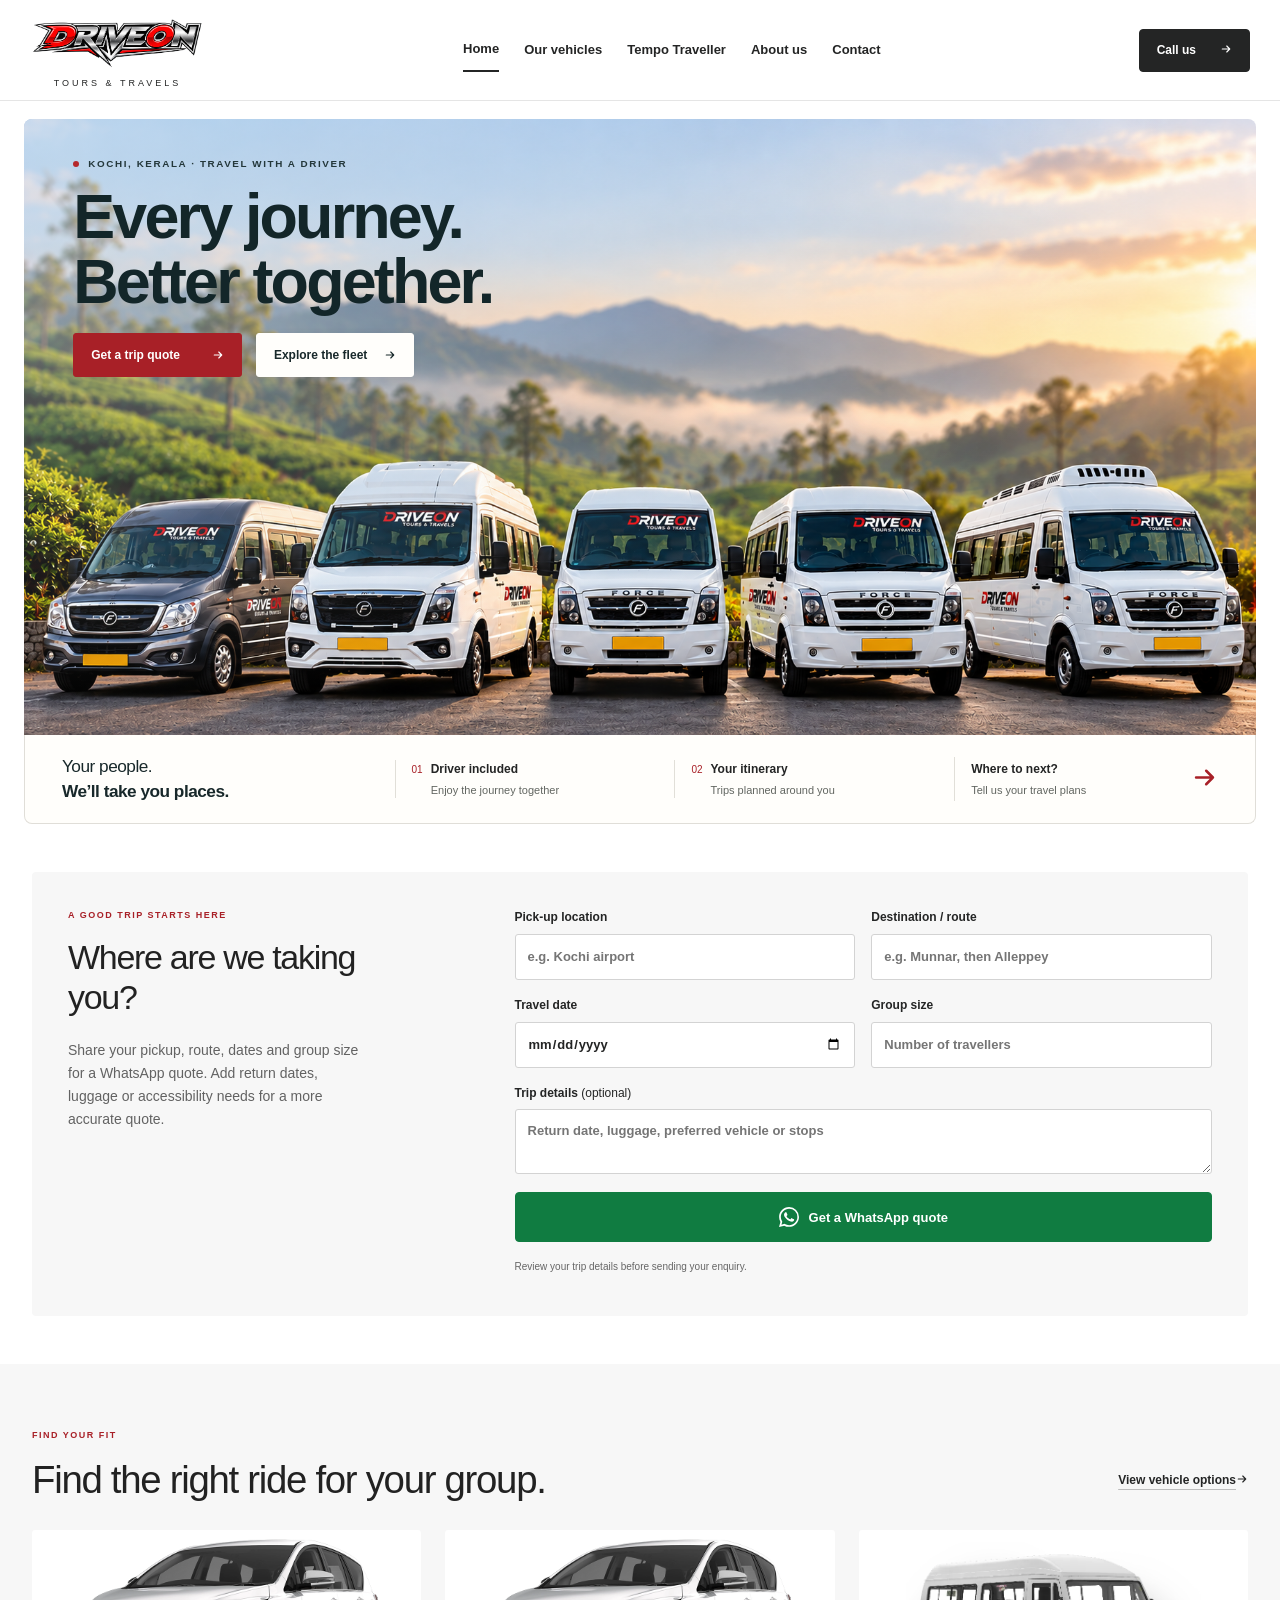
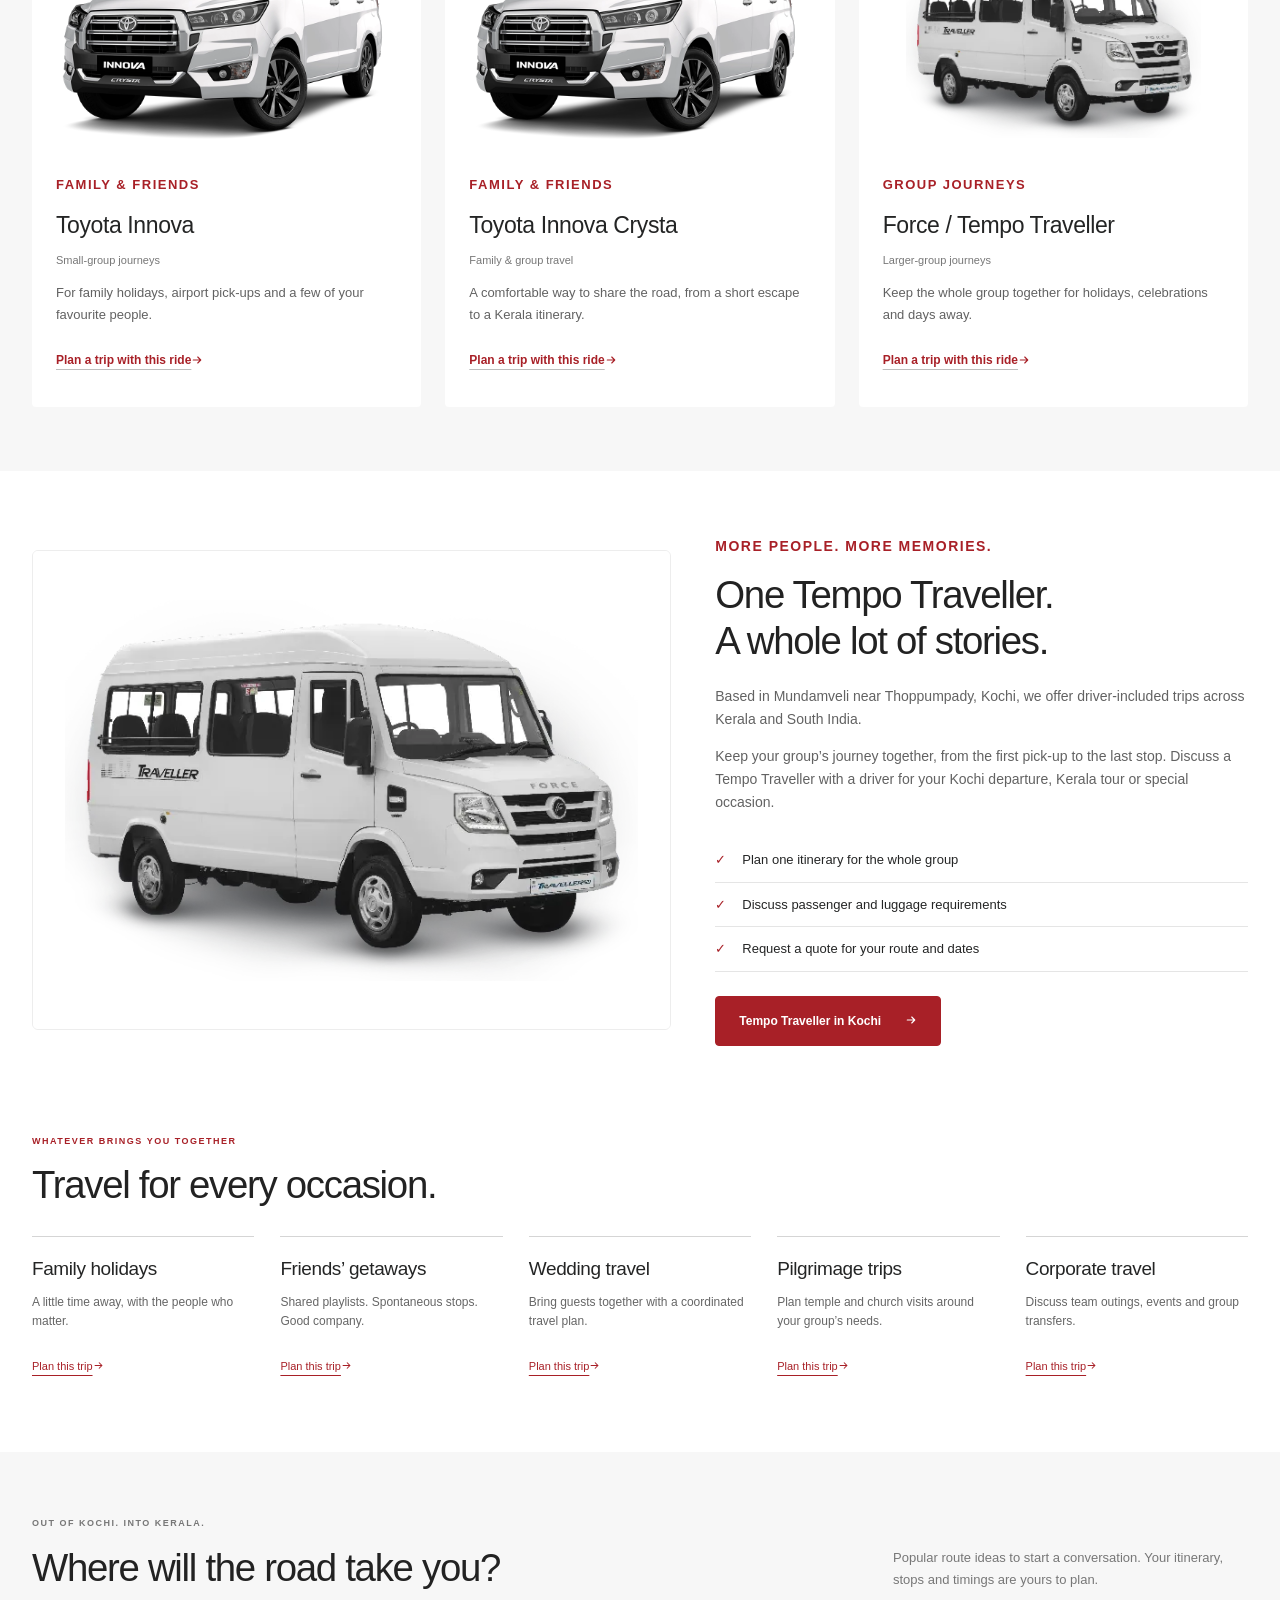
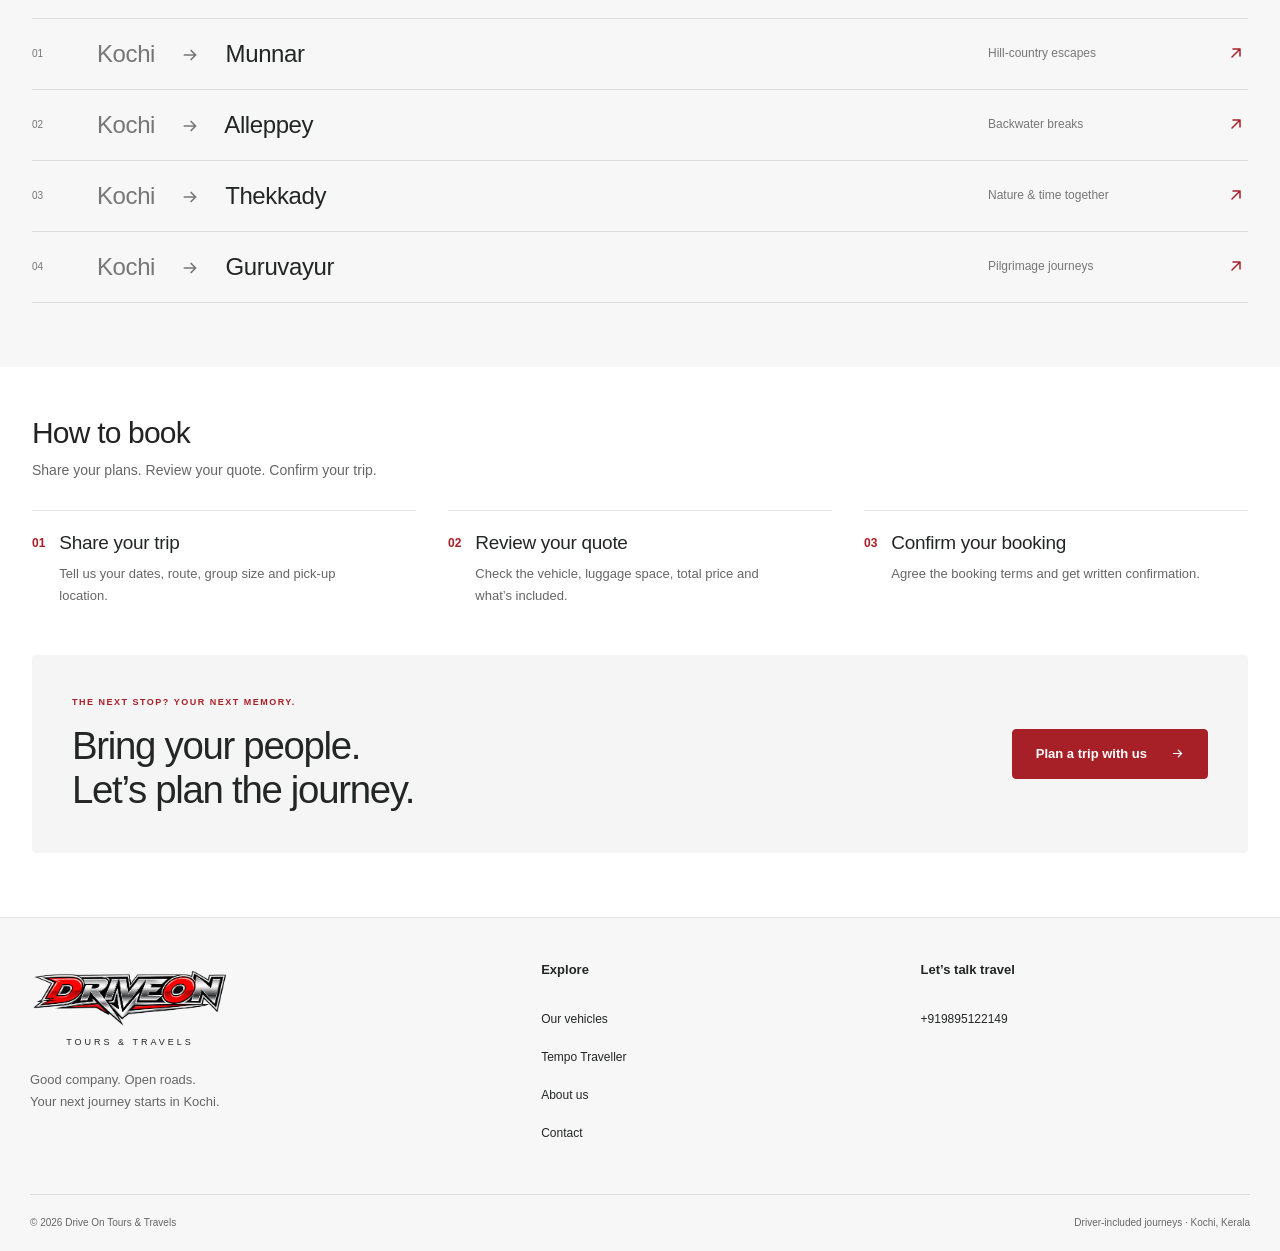
<file: index.html>
<!doctype html>
<html lang="en-IN"><head><meta charset="utf-8"><meta name="viewport" content="width=device-width, initial-scale=1"><title>Group Travel with a Driver in Kochi | Drive On Tours &amp; Travels</title><meta name="description" content="Drive On Tours &amp; Travels is based in Mundamveli near Thoppumpady, Kochi. Book driver-included trips and Tempo Traveller quotes across Kerala and South India."><meta name="theme-color" content="#242525"><meta property="og:type" content="website"><meta property="og:title" content="Drive On Tours & Travels | Driver-Included Trips from Kochi"><meta property="og:description" content="Plan driver-included trips from Kochi with Drive On Tours & Travels. Explore vehicle options, Tempo Traveller enquiries and Kerala group itineraries."><link rel="canonical" href="https://driveonkerala.com/"><meta property="og:url" content="https://driveonkerala.com/"><script type="application/ld+json">{"@context":"https://schema.org","@type":"LocalBusiness","name":"Drive On Tours & Travels","url":"https://driveonkerala.com/","telephone":"+919895122149","logo":"https://driveonkerala.com/assets/images/logo/driveonlogo.png","address":{"@type":"PostalAddress","addressLocality":"Mundamveli, Kochi","addressRegion":"Kerala","addressCountry":"IN"},"areaServed":[{"@type":"AdministrativeArea","name":"Kerala"},{"@type":"Place","name":"South India"}]}</script><link rel="stylesheet" href="assets/css/styles.css?v=20261004-cleanup"><link rel="stylesheet" href="assets/css/home.css"><script src="assets/js/main.js?v=trip-quotes" defer></script></head><body class="home-page"><a class="skip-link" href="#main">Skip to content</a><header class="site-header"><div class="container header-inner"><a class="brand" href="index.html" aria-label="Drive On Tours and Travels home"><img class="brand-logo" src="assets/images/logo/driveonlogo.png" width="2172" height="724" alt="Drive On"><span class="brand-sub">TOURS &amp; TRAVELS</span></a><button class="menu-toggle" type="button" aria-expanded="false" aria-controls="navigation" hidden>Menu <span aria-hidden="true">☰</span></button><nav id="navigation" aria-label="Main navigation"><a href="index.html" aria-current="page">Home</a><a href="vehicles.html">Our vehicles</a><a href="tempo-traveller-kochi.html">Tempo Traveller</a><a href="about.html">About us</a><a href="contact.html">Contact</a></nav><a href="tel:+919895122149" class="button header-cta header-call" data-event="phone_click" data-phone>Call us <span aria-hidden="true"><svg width="1em" height="1em" viewBox="0 0 16 16" fill="none" stroke="currentColor" stroke-width="1.5" stroke-linecap="round" stroke-linejoin="round" focusable="false" style="vertical-align:-.12em"><path d="M3 8h10m-4-4 4 4-4 4"></path></svg></span></a></div></header><main id="main"><section class="panorama-hero" aria-labelledby="hero-heading"><div class="panorama-scene"><img class="panorama-image" src="assets/images/fleet/heroimagedriveon.png" width="1774" height="887" alt="Five Drive On branded Traveller vans lined up against tea-covered hills at sunrise" loading="eager" fetchpriority="high" decoding="async"><div class="panorama-copy"><p class="panorama-eyebrow"><span aria-hidden="true"></span> KOCHI, KERALA · TRAVEL WITH A DRIVER</p><h1 id="hero-heading">Every journey.<br>Better together.</h1><div class="panorama-actions"><a class="button" href="#quote">Get a trip quote <span aria-hidden="true"><svg width="1em" height="1em" viewBox="0 0 16 16" fill="none" stroke="currentColor" stroke-width="1.5" stroke-linecap="round" stroke-linejoin="round" focusable="false" style="vertical-align:-.12em"><path d="M3 8h10m-4-4 4 4-4 4"></path></svg></span></a><a href="vehicles.html" class="panorama-fleet-link">Explore the fleet <span aria-hidden="true"><svg width="1em" height="1em" viewBox="0 0 16 16" fill="none" stroke="currentColor" stroke-width="1.5" stroke-linecap="round" stroke-linejoin="round" focusable="false" style="vertical-align:-.12em"><path d="M3 8h10m-4-4 4 4-4 4"></path></svg></span></a></div></div></div><div class="panorama-service-bar"><div class="panorama-statement">Your people.<br><strong>We’ll take you places.</strong></div><div class="panorama-service"><span class="panorama-service-index" aria-hidden="true">01</span><div><strong>Driver included</strong><span>Enjoy the journey together</span></div></div><div class="panorama-service"><span class="panorama-service-index" aria-hidden="true">02</span><div><strong>Your itinerary</strong><span>Trips planned around you</span></div></div><a class="panorama-service panorama-enquiry" href="#quote"><span><strong>Where to next?</strong><span>Tell us your travel plans</span></span><span aria-hidden="true"><svg width="1em" height="1em" viewBox="0 0 16 16" fill="none" stroke="currentColor" stroke-width="1.5" stroke-linecap="round" stroke-linejoin="round" focusable="false" style="vertical-align:-.12em"><path d="M3 8h10m-4-4 4 4-4 4"></path></svg></span></a></div></section><div class="container quote-wrap"><section class="quote-panel" id="quote" aria-labelledby="quote-title"><div><p class="eyebrow">A good trip starts here</p><h2 id="quote-title">Where are we taking you?</h2><p>Share your pickup, route, dates and group size for a WhatsApp quote. Add return dates, luggage or accessibility needs for a more accurate quote.</p></div><form action="contact.html#contact-details" method="get" data-quote-form><div class="form-grid"><label>Pick-up location<input name="pickup" autocomplete="off" placeholder="e.g. Kochi airport" maxlength="160" required></label><label>Destination / route<input name="destination" placeholder="e.g. Munnar, then Alleppey" maxlength="200" required></label><label>Travel date<input type="date" name="date" required></label><label>Group size<input type="number" name="passengers" min="1" max="100" placeholder="Number of travellers" required></label></div><label class="wide-label">Trip details <span>(optional)</span><textarea name="details" rows="2" maxlength="600" placeholder="Return date, luggage, preferred vehicle or stops"></textarea></label><button class="button" type="submit" disabled data-quote-submit><svg class="whatsapp-icon" viewBox="0 0 24 24" width="20" height="20" fill="currentColor" aria-hidden="true" focusable="false"><path d="M20.52 3.48A11.86 11.86 0 0 0 12.05 0C5.47 0 .12 5.35.12 11.93c0 2.1.55 4.16 1.6 5.97L.02 24l6.25-1.64a11.9 11.9 0 0 0 5.77 1.47h.01c6.58 0 11.93-5.35 11.94-11.93a11.85 11.85 0 0 0-3.47-8.42ZM12.05 21.8a9.86 9.86 0 0 1-5.03-1.38l-.36-.21-3.71.97.99-3.62-.24-.38a9.88 9.88 0 0 1-1.51-5.25c0-5.47 4.45-9.92 9.93-9.92a9.85 9.85 0 0 1 7.02 2.91 9.85 9.85 0 0 1 2.9 7.02c0 5.47-4.45 9.92-9.99 9.86Zm5.44-7.43c-.3-.15-1.76-.87-2.03-.97-.27-.1-.47-.15-.67.15-.2.3-.77.97-.94 1.17-.17.2-.35.22-.65.07-.3-.15-1.26-.46-2.39-1.47-.89-.79-1.48-1.77-1.65-2.07-.17-.3-.02-.46.13-.61.13-.13.3-.35.45-.52.15-.17.2-.3.3-.5.1-.2.05-.37-.03-.52-.07-.15-.67-1.61-.91-2.2-.24-.58-.48-.5-.67-.51h-.57c-.2 0-.52.07-.8.37-.27.3-1.04 1.02-1.04 2.48s1.07 2.87 1.22 3.07c.15.2 2.1 3.2 5.08 4.49.71.3 1.27.49 1.7.63.72.23 1.37.2 1.88.12.57-.09 1.76-.72 2.01-1.41.25-.69.25-1.29.17-1.41-.07-.12-.27-.2-.57-.35Z"/></svg><span>Get a WhatsApp quote</span></button><p class="form-note">Review your trip details before sending your enquiry.</p><p class="form-note" data-quote-status role="status">For a trip quote, <a href="tel:+919895122149" data-phone data-event="phone_click">call +91 98951 22149</a>.</p><noscript><p>Call <a href="tel:+919895122149">+91 98951 22149</a> to discuss your trip.</p></noscript></form></section></div><section class="section section-tinted"><div class="container"><div class="section-heading"><div><p class="eyebrow">Find your fit</p><h2>Find the right ride for your group.</h2></div><a class="text-link" href="vehicles.html">View vehicle options <span aria-hidden="true"><svg width="1em" height="1em" viewBox="0 0 16 16" fill="none" stroke="currentColor" stroke-width="1.5" stroke-linecap="round" stroke-linejoin="round" focusable="false" style="vertical-align:-.12em"><path d="M3 8h10m-4-4 4 4-4 4"></path></svg></span></a></div><div class="vehicle-grid"><article class="vehicle-card"><figure class="catalog-photo catalog-crysta"><img src="assets/images/fleet/crysta-catalog.webp" width="1600" height="600" alt="White Toyota Innova Crysta in a front three-quarter view" loading="lazy" decoding="async"></figure><div class="card-body"><p class="eyebrow">FAMILY &amp; FRIENDS</p><h3>Toyota Innova</h3><p class="fleet-spec">Small-group journeys</p><p>For family holidays, airport pick-ups and a few of your favourite people.</p><a class="text-link" href="contact.html#quote" data-event="vehicle_quote_click" data-vehicle="Toyota Innova">Plan a trip with this ride <span aria-hidden="true"><svg width="1em" height="1em" viewBox="0 0 16 16" fill="none" stroke="currentColor" stroke-width="1.5" stroke-linecap="round" stroke-linejoin="round" focusable="false" style="vertical-align:-.12em"><path d="M3 8h10m-4-4 4 4-4 4"></path></svg></span></a></div></article><article class="vehicle-card"><figure class="catalog-photo catalog-crysta"><img src="assets/images/fleet/crysta-catalog.webp" width="1600" height="600" alt="White Toyota Innova Crysta" loading="lazy" decoding="async"></figure><div class="card-body"><p class="eyebrow">FAMILY &amp; FRIENDS</p><h3>Toyota Innova Crysta</h3><p class="fleet-spec">Family &amp; group travel</p><p>A comfortable way to share the road, from a short escape to a Kerala itinerary.</p><a class="text-link" href="contact.html#quote" data-event="vehicle_quote_click" data-vehicle="Toyota Innova Crysta">Plan a trip with this ride <span aria-hidden="true"><svg width="1em" height="1em" viewBox="0 0 16 16" fill="none" stroke="currentColor" stroke-width="1.5" stroke-linecap="round" stroke-linejoin="round" focusable="false" style="vertical-align:-.12em"><path d="M3 8h10m-4-4 4 4-4 4"></path></svg></span></a></div></article><article class="vehicle-card"><figure class="catalog-photo catalog-traveller"><img src="assets/images/fleet/traveller-studio.webp" width="640" height="420" alt="White Force Traveller" loading="lazy" decoding="async"></figure><div class="card-body"><p class="eyebrow">GROUP JOURNEYS</p><h3>Force / Tempo Traveller</h3><p class="fleet-spec">Larger-group journeys</p><p>Keep the whole group together for holidays, celebrations and days away.</p><a class="text-link" href="tempo-traveller-kochi.html" data-event="vehicle_quote_click" data-vehicle="Force / Tempo Traveller">Plan a trip with this ride <span aria-hidden="true"><svg width="1em" height="1em" viewBox="0 0 16 16" fill="none" stroke="currentColor" stroke-width="1.5" stroke-linecap="round" stroke-linejoin="round" focusable="false" style="vertical-align:-.12em"><path d="M3 8h10m-4-4 4 4-4 4"></path></svg></span></a></div></article></div></div></section><section class="section container feature"><div class="feature-visual"><figure class="journey-photo"><img src="assets/images/fleet/traveller-studio.webp" width="640" height="420" alt="White Force Traveller" loading="lazy" decoding="async"></figure></div><div class="feature-copy"><p class="eyebrow">More people. More memories.</p><h2>One Tempo Traveller.<br>A whole lot of stories.</h2><p>Based in Mundamveli near Thoppumpady, Kochi, we offer driver-included trips across Kerala and South India.</p><p>Keep your group’s journey together, from the first pick-up to the last stop. Discuss a Tempo Traveller with a driver for your Kochi departure, Kerala tour or special occasion.</p><ul class="check-list"><li>Plan one itinerary for the whole group</li><li>Discuss passenger and luggage requirements</li><li>Request a quote for your route and dates</li></ul><a class="button" href="tempo-traveller-kochi.html">Tempo Traveller in Kochi <span aria-hidden="true"><svg width="1em" height="1em" viewBox="0 0 16 16" fill="none" stroke="currentColor" stroke-width="1.5" stroke-linecap="round" stroke-linejoin="round" focusable="false" style="vertical-align:-.12em"><path d="M3 8h10m-4-4 4 4-4 4"></path></svg></span></a></div></section><section class="section container"><div class="section-heading"><div><p class="eyebrow">Whatever brings you together</p><h2>Travel for every occasion.</h2></div></div><div class="use-grid"><article><h3>Family holidays</h3><p>A little time away, with the people who matter.</p><a href="contact.html#quote">Plan this trip <span aria-hidden="true"><svg width="1em" height="1em" viewBox="0 0 16 16" fill="none" stroke="currentColor" stroke-width="1.5" stroke-linecap="round" stroke-linejoin="round" focusable="false" style="vertical-align:-.12em"><path d="M3 8h10m-4-4 4 4-4 4"></path></svg></span></a></article><article><h3>Friends’ getaways</h3><p>Shared playlists. Spontaneous stops. Good company.</p><a href="contact.html#quote">Plan this trip <span aria-hidden="true"><svg width="1em" height="1em" viewBox="0 0 16 16" fill="none" stroke="currentColor" stroke-width="1.5" stroke-linecap="round" stroke-linejoin="round" focusable="false" style="vertical-align:-.12em"><path d="M3 8h10m-4-4 4 4-4 4"></path></svg></span></a></article><article><h3>Wedding travel</h3><p>Bring guests together with a coordinated travel plan.</p><a href="contact.html#quote">Plan this trip <span aria-hidden="true"><svg width="1em" height="1em" viewBox="0 0 16 16" fill="none" stroke="currentColor" stroke-width="1.5" stroke-linecap="round" stroke-linejoin="round" focusable="false" style="vertical-align:-.12em"><path d="M3 8h10m-4-4 4 4-4 4"></path></svg></span></a></article><article><h3>Pilgrimage trips</h3><p>Plan temple and church visits around your group’s needs.</p><a href="contact.html#quote">Plan this trip <span aria-hidden="true"><svg width="1em" height="1em" viewBox="0 0 16 16" fill="none" stroke="currentColor" stroke-width="1.5" stroke-linecap="round" stroke-linejoin="round" focusable="false" style="vertical-align:-.12em"><path d="M3 8h10m-4-4 4 4-4 4"></path></svg></span></a></article><article><h3>Corporate travel</h3><p>Discuss team outings, events and group transfers.</p><a href="contact.html#quote">Plan this trip <span aria-hidden="true"><svg width="1em" height="1em" viewBox="0 0 16 16" fill="none" stroke="currentColor" stroke-width="1.5" stroke-linecap="round" stroke-linejoin="round" focusable="false" style="vertical-align:-.12em"><path d="M3 8h10m-4-4 4 4-4 4"></path></svg></span></a></article></div></section><section class="section routes-section"><div class="container"><div class="section-heading"><div><p class="eyebrow">Out of Kochi. Into Kerala.</p><h2>Where will the road take you?</h2></div><p>Popular route ideas to start a conversation. Your itinerary, stops and timings are yours to plan.</p></div><div class="route-list"><a href="contact.html#quote"><span class="route-index">01</span><h3><span>Kochi</span> <span aria-hidden="true"><svg width="1em" height="1em" viewBox="0 0 16 16" fill="none" stroke="currentColor" stroke-width="1.5" stroke-linecap="round" stroke-linejoin="round" focusable="false" style="vertical-align:-.12em"><path d="M3 8h10m-4-4 4 4-4 4"></path></svg></span> Munnar</h3><p>Hill-country escapes</p><span aria-hidden="true"><svg width="1em" height="1em" viewBox="0 0 16 16" fill="none" stroke="currentColor" stroke-width="1.5" stroke-linecap="round" stroke-linejoin="round" focusable="false" style="vertical-align:-.12em"><path d="M4 12 12 4M5 4h7v7"></path></svg></span></a><a href="contact.html#quote"><span class="route-index">02</span><h3><span>Kochi</span> <span aria-hidden="true"><svg width="1em" height="1em" viewBox="0 0 16 16" fill="none" stroke="currentColor" stroke-width="1.5" stroke-linecap="round" stroke-linejoin="round" focusable="false" style="vertical-align:-.12em"><path d="M3 8h10m-4-4 4 4-4 4"></path></svg></span> Alleppey</h3><p>Backwater breaks</p><span aria-hidden="true"><svg width="1em" height="1em" viewBox="0 0 16 16" fill="none" stroke="currentColor" stroke-width="1.5" stroke-linecap="round" stroke-linejoin="round" focusable="false" style="vertical-align:-.12em"><path d="M4 12 12 4M5 4h7v7"></path></svg></span></a><a href="contact.html#quote"><span class="route-index">03</span><h3><span>Kochi</span> <span aria-hidden="true"><svg width="1em" height="1em" viewBox="0 0 16 16" fill="none" stroke="currentColor" stroke-width="1.5" stroke-linecap="round" stroke-linejoin="round" focusable="false" style="vertical-align:-.12em"><path d="M3 8h10m-4-4 4 4-4 4"></path></svg></span> Thekkady</h3><p>Nature &amp; time together</p><span aria-hidden="true"><svg width="1em" height="1em" viewBox="0 0 16 16" fill="none" stroke="currentColor" stroke-width="1.5" stroke-linecap="round" stroke-linejoin="round" focusable="false" style="vertical-align:-.12em"><path d="M4 12 12 4M5 4h7v7"></path></svg></span></a><a href="contact.html#quote"><span class="route-index">04</span><h3><span>Kochi</span> <span aria-hidden="true"><svg width="1em" height="1em" viewBox="0 0 16 16" fill="none" stroke="currentColor" stroke-width="1.5" stroke-linecap="round" stroke-linejoin="round" focusable="false" style="vertical-align:-.12em"><path d="M3 8h10m-4-4 4 4-4 4"></path></svg></span> Guruvayur</h3><p>Pilgrimage journeys</p><span aria-hidden="true"><svg width="1em" height="1em" viewBox="0 0 16 16" fill="none" stroke="currentColor" stroke-width="1.5" stroke-linecap="round" stroke-linejoin="round" focusable="false" style="vertical-align:-.12em"><path d="M4 12 12 4M5 4h7v7"></path></svg></span></a></div></div></section><section class="section container booking-simple" aria-labelledby="booking-heading"><div class="booking-heading"><h2 id="booking-heading">How to book</h2><p>Share your plans. Review your quote. Confirm your trip.</p></div><ol class="booking-flow"><li><span aria-hidden="true">01</span><div><h3>Share your trip</h3><p>Tell us your dates, route, group size and pick-up location.</p></div></li><li><span aria-hidden="true">02</span><div><h3>Review your quote</h3><p>Check the vehicle, luggage space, total price and what’s included.</p></div></li><li><span aria-hidden="true">03</span><div><h3>Confirm your booking</h3><p>Agree the booking terms and get written confirmation.</p></div></li></ol></section><!-- TODO: Add verified business credentials and genuine reviews when supplied. --><section class="final-cta container"><div><p class="eyebrow">The next stop? Your next memory.</p><h2>Bring your people.<br>Let’s plan the journey.</h2></div><a class="button" href="contact.html#quote" data-whatsapp data-event="whatsapp_click">Plan a trip with us <span aria-hidden="true"><svg width="1em" height="1em" viewBox="0 0 16 16" fill="none" stroke="currentColor" stroke-width="1.5" stroke-linecap="round" stroke-linejoin="round" focusable="false" style="vertical-align:-.12em"><path d="M3 8h10m-4-4 4 4-4 4"></path></svg></span></a></section></main><footer class="site-footer"><div class="container footer-grid"><div><a href="index.html" class="brand footer-brand"><img class="brand-logo" src="assets/images/logo/driveonlogo.png" width="2172" height="724" alt="Drive On"><span class="brand-sub">TOURS &amp; TRAVELS</span></a><p>Good company. Open roads.<br>Your next journey starts in Kochi.</p></div><div><h2>Explore</h2><a href="vehicles.html">Our vehicles</a><a href="tempo-traveller-kochi.html">Tempo Traveller</a><a href="about.html">About us</a><a href="contact.html">Contact</a></div><div><h2>Let’s talk travel</h2><a href="tel:+919895122149" data-phone data-event="phone_click"><span data-business="phone">+919895122149</span></a></div></div><div class="container footer-bottom"><span>© 2026 Drive On Tours &amp; Travels</span><span>Driver-included journeys · Kochi, Kerala</span></div></footer></body></html>
</file>
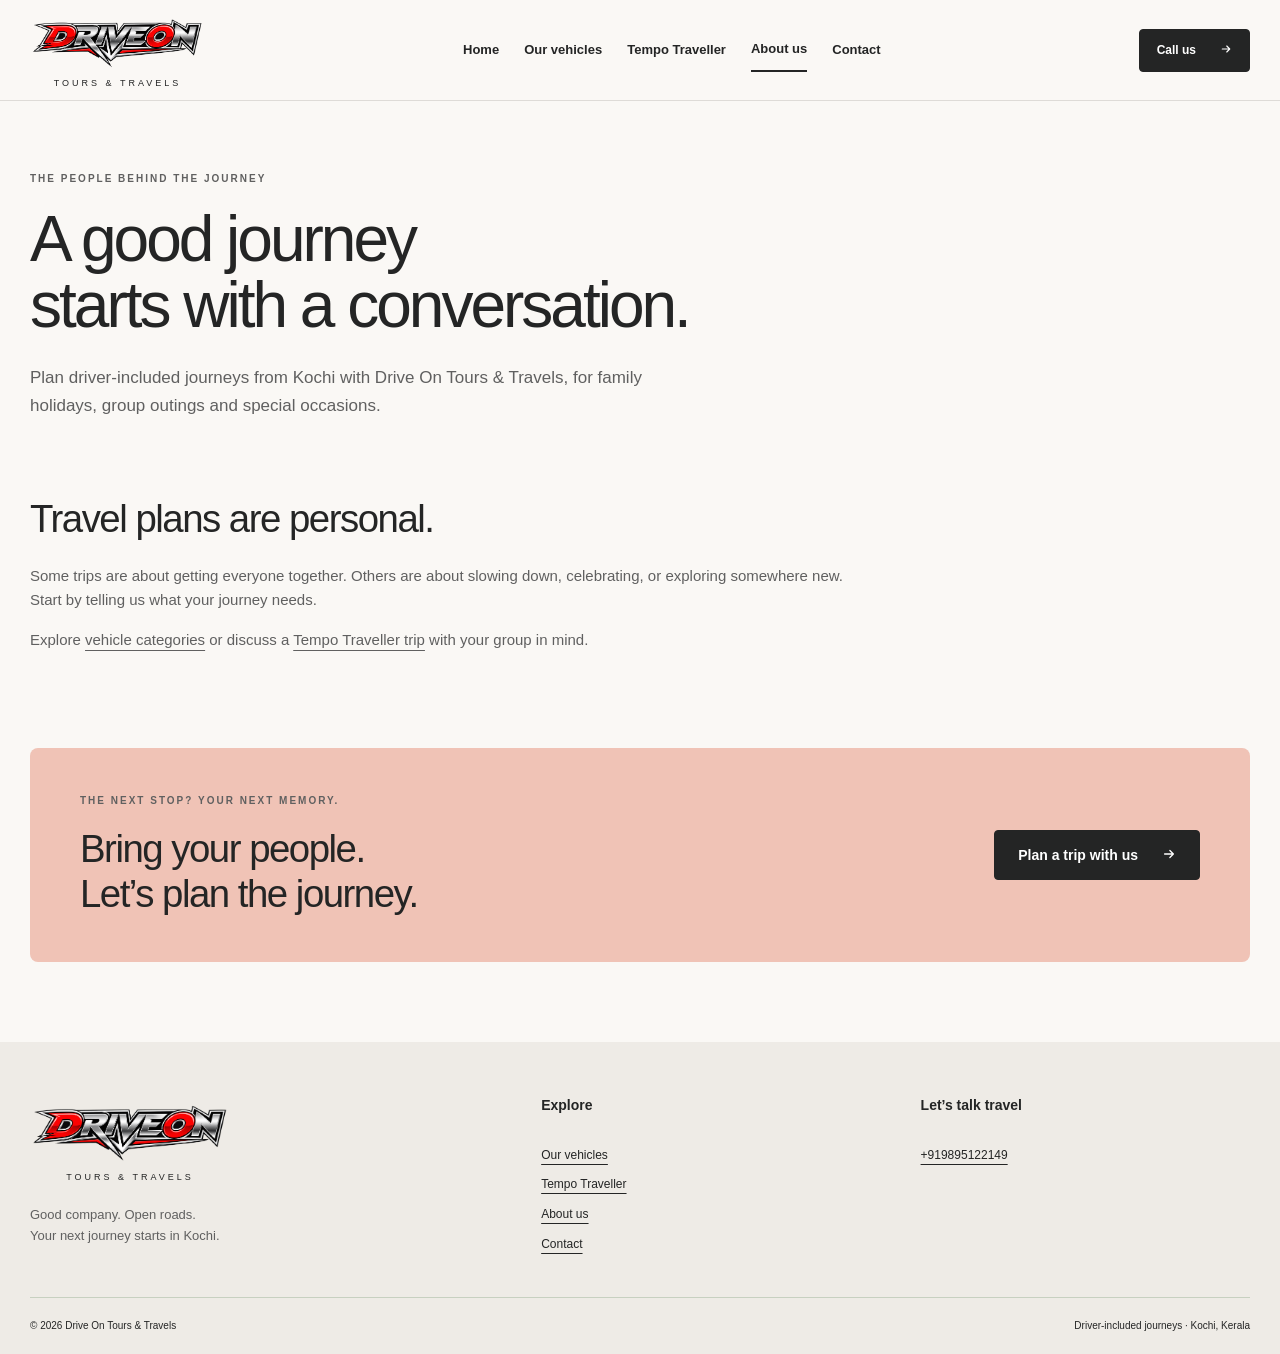
<file: about.html>
<!doctype html>
<html lang="en-IN"><head><meta charset="utf-8"><meta name="viewport" content="width=device-width, initial-scale=1"><title>About Drive On Tours & Travels | Kochi Trip Planning</title><meta name="description" content="Meet Drive On Tours & Travels and explore our approach to driver-included journeys from Kochi for families, friends and groups."><meta name="theme-color" content="#242525"><meta property="og:type" content="website"><meta property="og:title" content="About Drive On Tours & Travels | Kochi Trip Planning"><meta property="og:description" content="Meet Drive On Tours & Travels and explore our approach to driver-included journeys from Kochi for families, friends and groups."><link rel="canonical" href="https://driveonkerala.com/about.html"><meta property="og:url" content="https://driveonkerala.com/about.html"><link rel="stylesheet" href="assets/css/styles.css?v=20261004-cleanup"><script src="assets/js/main.js?v=trip-quotes" defer></script></head><body><a class="skip-link" href="#main">Skip to content</a><header class="site-header"><div class="container header-inner"><a class="brand" href="index.html" aria-label="Drive On Tours and Travels home"><img class="brand-logo" src="assets/images/logo/driveonlogo.png" width="2172" height="724" alt="Drive On"><span class="brand-sub">TOURS &amp; TRAVELS</span></a><button class="menu-toggle" type="button" aria-expanded="false" aria-controls="navigation" hidden>Menu <span aria-hidden="true">☰</span></button><nav id="navigation" aria-label="Main navigation"><a href="index.html">Home</a><a href="vehicles.html">Our vehicles</a><a href="tempo-traveller-kochi.html">Tempo Traveller</a><a href="about.html" aria-current="page">About us</a><a href="contact.html">Contact</a></nav><a href="tel:+919895122149" class="button header-cta header-call" data-event="phone_click" data-phone>Call us <span aria-hidden="true"><svg width="1em" height="1em" viewBox="0 0 16 16" fill="none" stroke="currentColor" stroke-width="1.5" stroke-linecap="round" stroke-linejoin="round" focusable="false" style="vertical-align:-.12em"><path d="M3 8h10m-4-4 4 4-4 4"></path></svg></span></a></div></header><main id="main"><section class="page-intro container"><p class="eyebrow">The people behind the journey</p><h1>A good journey<br>starts with a conversation.</h1><p>Plan driver-included journeys from Kochi with Drive On Tours &amp; Travels, for family holidays, group outings and special occasions.</p></section><section class="container section compact about-copy"><div><h2>Travel plans are personal.</h2><p>Some trips are about getting everyone together. Others are about slowing down, celebrating, or exploring somewhere new. Start by telling us what your journey needs.</p><p>Explore <a href="vehicles.html">vehicle categories</a> or discuss a <a href="tempo-traveller-kochi.html">Tempo Traveller trip</a> with your group in mind.</p></div></section><section class="final-cta container"><div><p class="eyebrow">The next stop? Your next memory.</p><h2>Bring your people.<br>Let’s plan the journey.</h2></div><a class="button" href="contact.html#quote" data-whatsapp data-event="whatsapp_click">Plan a trip with us <span aria-hidden="true"><svg width="1em" height="1em" viewBox="0 0 16 16" fill="none" stroke="currentColor" stroke-width="1.5" stroke-linecap="round" stroke-linejoin="round" focusable="false" style="vertical-align:-.12em"><path d="M3 8h10m-4-4 4 4-4 4"></path></svg></span></a></section></main><footer class="site-footer"><div class="container footer-grid"><div><a href="index.html" class="brand footer-brand"><img class="brand-logo" src="assets/images/logo/driveonlogo.png" width="2172" height="724" alt="Drive On"><span class="brand-sub">TOURS &amp; TRAVELS</span></a><p>Good company. Open roads.<br>Your next journey starts in Kochi.</p></div><div><h2>Explore</h2><a href="vehicles.html">Our vehicles</a><a href="tempo-traveller-kochi.html">Tempo Traveller</a><a href="about.html">About us</a><a href="contact.html">Contact</a></div><div><h2>Let’s talk travel</h2><a href="tel:+919895122149" data-phone data-event="phone_click"><span data-business="phone">+919895122149</span></a></div></div><div class="container footer-bottom"><span>© 2026 Drive On Tours &amp; Travels</span><span>Driver-included journeys · Kochi, Kerala</span></div></footer></body></html>
</file>
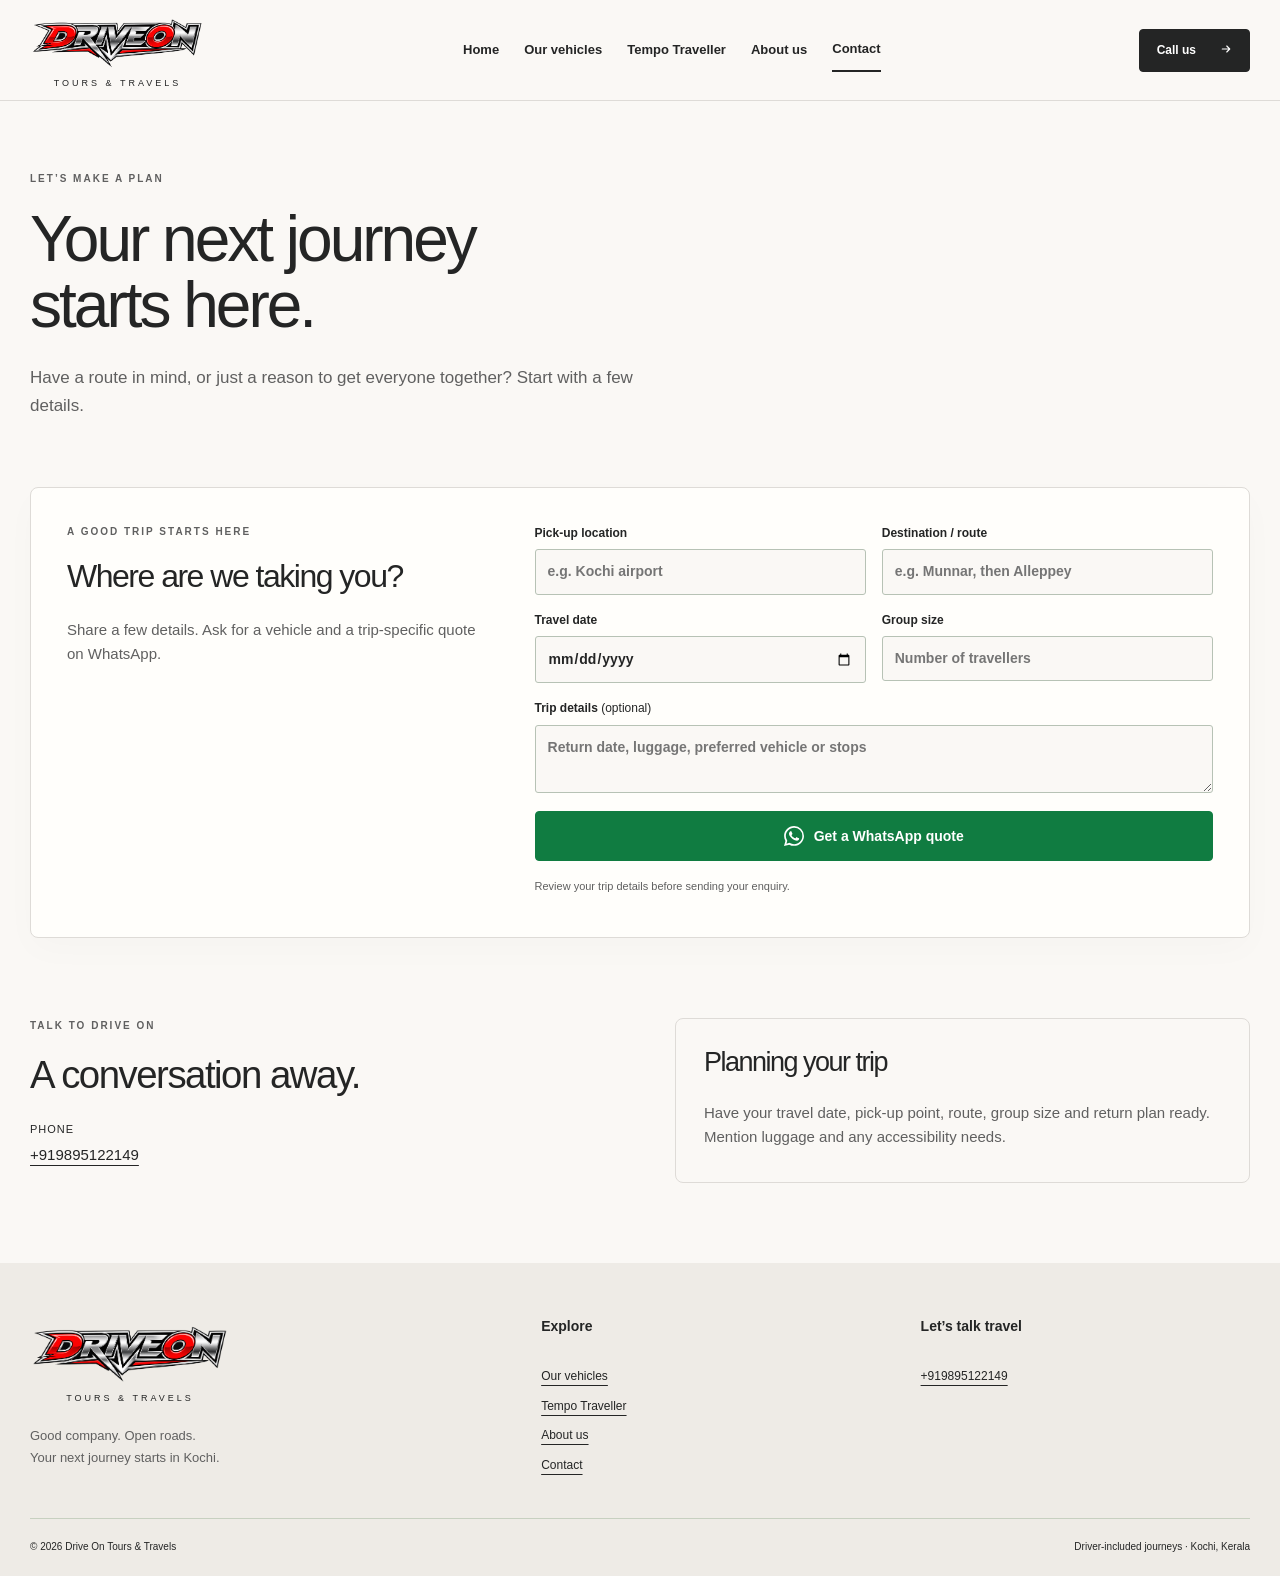
<file: contact.html>
<!doctype html>
<html lang="en-IN"><head><meta charset="utf-8"><meta name="viewport" content="width=device-width, initial-scale=1"><title>Contact & Trip Quotes | Drive On Tours & Travels, Kochi</title><meta name="description" content="Plan a driver-included trip from Kochi. Share your route, date and group size with Drive On Tours & Travels to request a WhatsApp trip quote."><meta name="theme-color" content="#242525"><meta property="og:type" content="website"><meta property="og:title" content="Contact & Trip Quotes | Drive On Tours & Travels, Kochi"><meta property="og:description" content="Plan a driver-included trip from Kochi. Share your route, date and group size with Drive On Tours & Travels to request a WhatsApp trip quote."><link rel="canonical" href="https://driveonkerala.com/contact.html"><meta property="og:url" content="https://driveonkerala.com/contact.html"><link rel="stylesheet" href="assets/css/styles.css?v=20261004-cleanup"><script src="assets/js/main.js?v=trip-quotes" defer></script></head><body><a class="skip-link" href="#main">Skip to content</a><header class="site-header"><div class="container header-inner"><a class="brand" href="index.html" aria-label="Drive On Tours and Travels home"><img class="brand-logo" src="assets/images/logo/driveonlogo.png" width="2172" height="724" alt="Drive On"><span class="brand-sub">TOURS &amp; TRAVELS</span></a><button class="menu-toggle" type="button" aria-expanded="false" aria-controls="navigation" hidden>Menu <span aria-hidden="true">☰</span></button><nav id="navigation" aria-label="Main navigation"><a href="index.html">Home</a><a href="vehicles.html">Our vehicles</a><a href="tempo-traveller-kochi.html">Tempo Traveller</a><a href="about.html">About us</a><a href="contact.html" aria-current="page">Contact</a></nav><a href="tel:+919895122149" class="button header-cta header-call" data-event="phone_click" data-phone>Call us <span aria-hidden="true"><svg width="1em" height="1em" viewBox="0 0 16 16" fill="none" stroke="currentColor" stroke-width="1.5" stroke-linecap="round" stroke-linejoin="round" focusable="false" style="vertical-align:-.12em"><path d="M3 8h10m-4-4 4 4-4 4"></path></svg></span></a></div></header><main id="main"><section class="page-intro container"><p class="eyebrow">Let’s make a plan</p><h1>Your next journey<br>starts here.</h1><p>Have a route in mind, or just a reason to get everyone together? Start with a few details.</p></section><div class="container"><section class="quote-panel" id="quote" aria-labelledby="quote-title"><div><p class="eyebrow">A good trip starts here</p><h2 id="quote-title">Where are we taking you?</h2><p>Share a few details. Ask for a vehicle and a trip-specific quote on WhatsApp.</p></div><form action="contact.html#contact-details" method="get" data-quote-form><div class="form-grid"><label>Pick-up location<input name="pickup" autocomplete="off" placeholder="e.g. Kochi airport" maxlength="160" required></label><label>Destination / route<input name="destination" placeholder="e.g. Munnar, then Alleppey" maxlength="200" required></label><label>Travel date<input type="date" name="date" required></label><label>Group size<input type="number" name="passengers" min="1" max="100" placeholder="Number of travellers" required></label></div><label class="wide-label">Trip details <span>(optional)</span><textarea name="details" rows="2" maxlength="600" placeholder="Return date, luggage, preferred vehicle or stops"></textarea></label><button class="button" type="submit" disabled data-quote-submit><svg class="whatsapp-icon" viewBox="0 0 24 24" width="20" height="20" fill="currentColor" aria-hidden="true" focusable="false"><path d="M20.52 3.48A11.86 11.86 0 0 0 12.05 0C5.47 0 .12 5.35.12 11.93c0 2.1.55 4.16 1.6 5.97L.02 24l6.25-1.64a11.9 11.9 0 0 0 5.77 1.47h.01c6.58 0 11.93-5.35 11.94-11.93a11.85 11.85 0 0 0-3.47-8.42ZM12.05 21.8a9.86 9.86 0 0 1-5.03-1.38l-.36-.21-3.71.97.99-3.62-.24-.38a9.88 9.88 0 0 1-1.51-5.25c0-5.47 4.45-9.92 9.93-9.92a9.85 9.85 0 0 1 7.02 2.91 9.85 9.85 0 0 1 2.9 7.02c0 5.47-4.45 9.92-9.99 9.86Zm5.44-7.43c-.3-.15-1.76-.87-2.03-.97-.27-.1-.47-.15-.67.15-.2.3-.77.97-.94 1.17-.17.2-.35.22-.65.07-.3-.15-1.26-.46-2.39-1.47-.89-.79-1.48-1.77-1.65-2.07-.17-.3-.02-.46.13-.61.13-.13.3-.35.45-.52.15-.17.2-.3.3-.5.1-.2.05-.37-.03-.52-.07-.15-.67-1.61-.91-2.2-.24-.58-.48-.5-.67-.51h-.57c-.2 0-.52.07-.8.37-.27.3-1.04 1.02-1.04 2.48s1.07 2.87 1.22 3.07c.15.2 2.1 3.2 5.08 4.49.71.3 1.27.49 1.7.63.72.23 1.37.2 1.88.12.57-.09 1.76-.72 2.01-1.41.25-.69.25-1.29.17-1.41-.07-.12-.27-.2-.57-.35Z"/></svg><span>Get a WhatsApp quote</span></button><p class="form-note">Review your trip details before sending your enquiry.</p><p class="form-note" data-quote-status role="status">For a trip quote, <a href="tel:+919895122149" data-phone data-event="phone_click">call +91 98951 22149</a>.</p><noscript><p>Call <a href="tel:+919895122149">+91 98951 22149</a> to discuss your trip.</p></noscript></form></section></div><section class="container section two-grid" id="contact-details"><div><p class="eyebrow">Talk to Drive On</p><h2>A conversation away.</h2><dl class="contact-list"><dt>Phone</dt><dd><a href="tel:+919895122149" data-phone data-event="phone_click"><span data-business="phone">+919895122149</span></a></dd></dl></div><aside class="info-card"><h2>Planning your trip</h2><p>Have your travel date, pick-up point, route, group size and return plan ready. Mention luggage and any accessibility needs.</p></aside></section></main><footer class="site-footer"><div class="container footer-grid"><div><a href="index.html" class="brand footer-brand"><img class="brand-logo" src="assets/images/logo/driveonlogo.png" width="2172" height="724" alt="Drive On"><span class="brand-sub">TOURS &amp; TRAVELS</span></a><p>Good company. Open roads.<br>Your next journey starts in Kochi.</p></div><div><h2>Explore</h2><a href="vehicles.html">Our vehicles</a><a href="tempo-traveller-kochi.html">Tempo Traveller</a><a href="about.html">About us</a><a href="contact.html">Contact</a></div><div><h2>Let’s talk travel</h2><a href="tel:+919895122149" data-phone data-event="phone_click"><span data-business="phone">+919895122149</span></a></div></div><div class="container footer-bottom"><span>© 2026 Drive On Tours &amp; Travels</span><span>Driver-included journeys · Kochi, Kerala</span></div></footer></body></html>
</file>
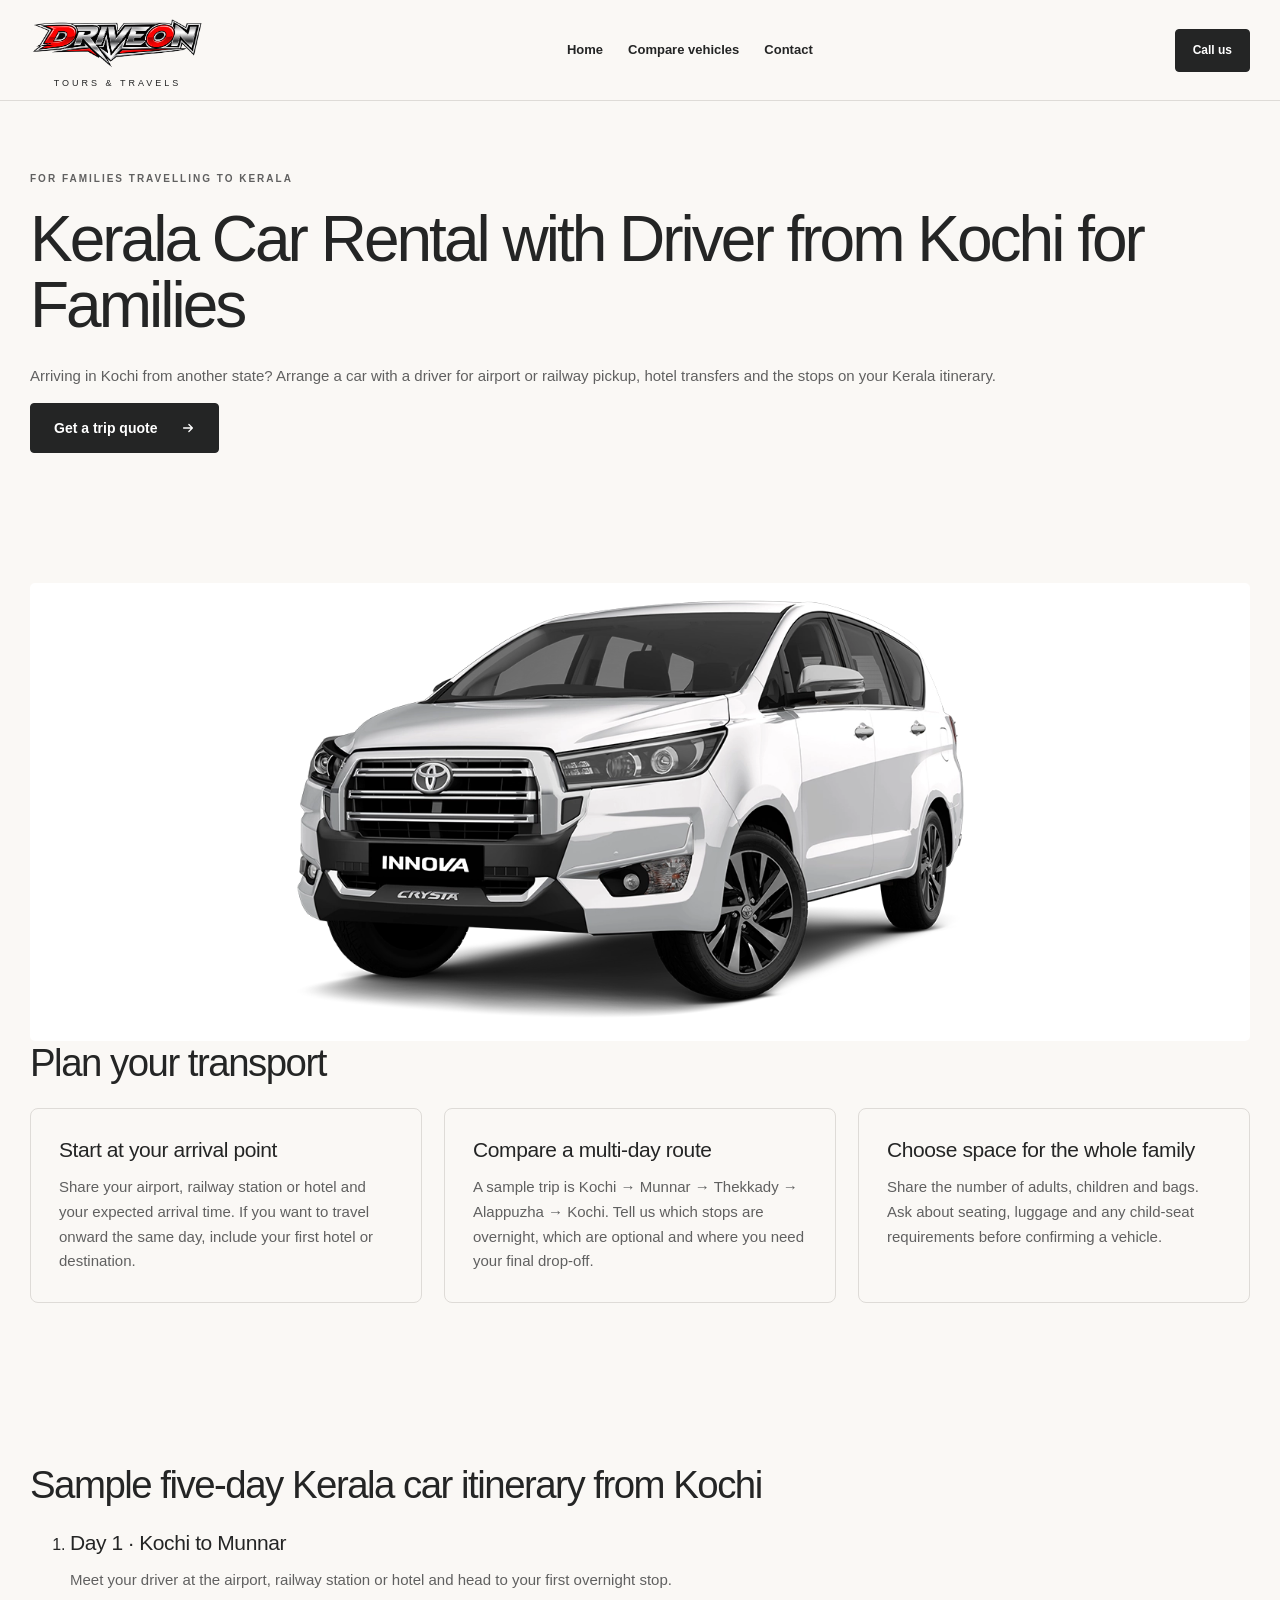
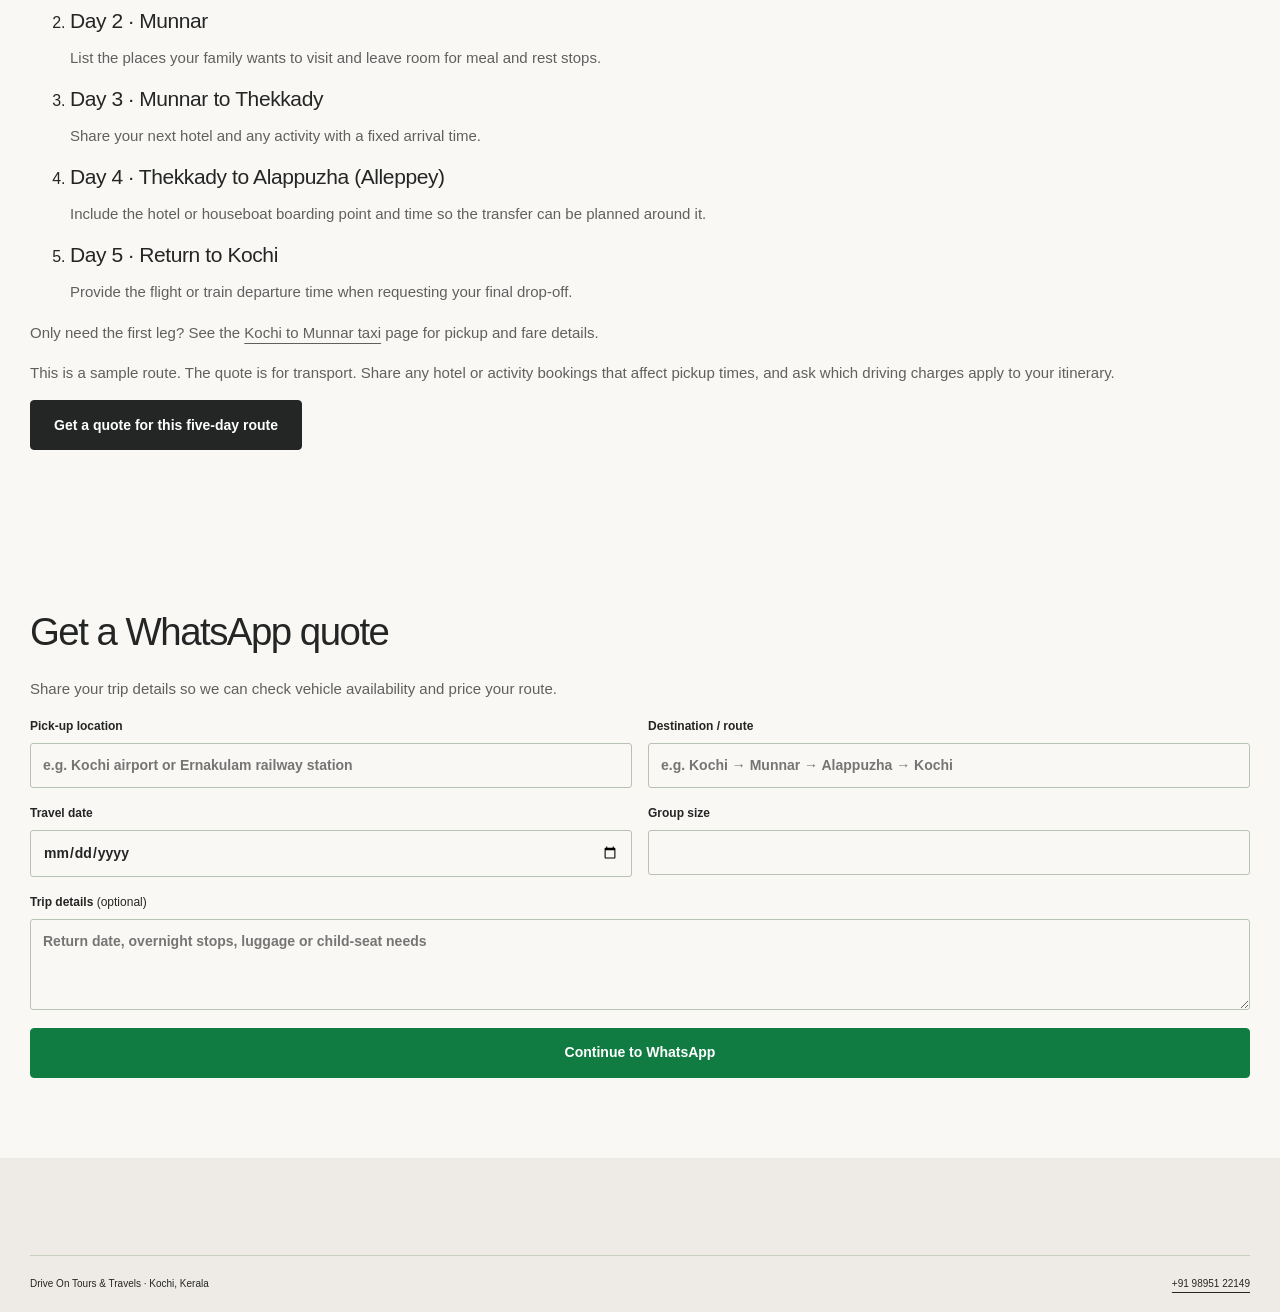
<file: kerala-family-trips-from-kochi.html>
<!doctype html>
<html lang="en-IN">
<head>
  <meta charset="utf-8">
  <meta name="viewport" content="width=device-width, initial-scale=1">
  <title>Kerala Car Rental with Driver from Kochi for Families | Drive On Tours &amp; Travels</title>
  <meta name="description" content="Request a family trip quote for a car with driver from Kochi airport, railway station or hotel. Plan a multi-day Kerala route through Munnar, Thekkady and Alleppey.">
  <link rel="canonical" href="https://driveonkerala.com/kerala-family-trips-from-kochi.html">
  <meta property="og:type" content="website">
  <meta property="og:title" content="Kerala Car Rental with Driver from Kochi for Families">
  <meta property="og:description" content="Request a family trip quote for a car with driver from Kochi airport, railway station or hotel. Plan a multi-day Kerala route through Munnar, Thekkady and Alleppey.">
  <meta property="og:url" content="https://driveonkerala.com/kerala-family-trips-from-kochi.html">
  <link rel="stylesheet" href="assets/css/styles.css?v=20261004-cleanup">
  <script src="assets/js/main.js?v=trip-quotes-v2" defer></script>
</head>
<body>
  <a class="skip-link" href="#main">Skip to content</a>
  <header class="site-header">
    <div class="container header-inner">
      <a class="brand" href="index.html" aria-label="Drive On Tours and Travels home">
        <img class="brand-logo" src="assets/images/logo/driveonlogo.png" width="2172" height="724" alt="Drive On">
        <span class="brand-sub">TOURS &amp; TRAVELS</span>
      </a>
      <button class="menu-toggle" type="button" aria-expanded="false" aria-controls="navigation" hidden>Menu <span aria-hidden="true">☰</span></button>
      <nav id="navigation" aria-label="Main navigation">
        <a href="index.html">Home</a>
        <a href="vehicles.html">Compare vehicles</a>
        <a href="contact.html">Contact</a>
      </nav>
      <a class="button header-cta header-call" href="tel:+919895122149" data-phone>Call us</a>
    </div>
  </header>
  <main id="main">
    <section class="container page-intro">
      <p class="eyebrow">For families travelling to Kerala</p>
      <h1>Kerala Car Rental with Driver from Kochi for Families</h1>
      <p>Arriving in Kochi from another state? Arrange a car with a driver for airport or railway pickup, hotel transfers and the stops on your Kerala itinerary.</p>
      <a class="button" href="#quote">Get a trip quote <span aria-hidden="true"><svg width="1em" height="1em" viewBox="0 0 16 16" fill="none" stroke="currentColor" stroke-width="1.5" stroke-linecap="round" stroke-linejoin="round" focusable="false" style="vertical-align:-.12em"><path d="M3 8h10m-4-4 4 4-4 4"></path></svg></span></a>
    </section>
    <section class="section container" aria-labelledby="planning">
      <figure class="catalog-photo"><img src="assets/images/fleet/crysta-catalog.webp" alt="White Toyota Innova Crysta" loading="lazy" decoding="async"></figure>
      <h2 id="planning">Plan your transport</h2>
      <div class="three-grid">
      <article class="info-card"><h3>Start at your arrival point</h3><p>Share your airport, railway station or hotel and your expected arrival time. If you want to travel onward the same day, include your first hotel or destination.</p></article>
      <article class="info-card"><h3>Compare a multi-day route</h3><p>A sample trip is Kochi → Munnar → Thekkady → Alappuzha → Kochi. Tell us which stops are overnight, which are optional and where you need your final drop-off.</p></article>
      <article class="info-card"><h3>Choose space for the whole family</h3><p>Share the number of adults, children and bags. Ask about seating, luggage and any child-seat requirements before confirming a vehicle.</p></article>
      </div>
    </section>
    <section class="section container" aria-labelledby="family-route">
      <h2 id="family-route">Sample five-day Kerala car itinerary from Kochi</h2>
      <ol class="booking-flow">
        <li><div><h3>Day 1 · Kochi to Munnar</h3><p>Meet your driver at the airport, railway station or hotel and head to your first overnight stop.</p></div></li>
        <li><div><h3>Day 2 · Munnar</h3><p>List the places your family wants to visit and leave room for meal and rest stops.</p></div></li>
        <li><div><h3>Day 3 · Munnar to Thekkady</h3><p>Share your next hotel and any activity with a fixed arrival time.</p></div></li>
        <li><div><h3>Day 4 · Thekkady to Alappuzha (Alleppey)</h3><p>Include the hotel or houseboat boarding point and time so the transfer can be planned around it.</p></div></li>
        <li><div><h3>Day 5 · Return to Kochi</h3><p>Provide the flight or train departure time when requesting your final drop-off.</p></div></li>
      </ol>
      <p>Only need the first leg? See the <a href="kochi-to-munnar-taxi.html">Kochi to Munnar taxi</a> page for pickup and fare details.</p>
      <p>This is a sample route. The quote is for transport. Share any hotel or activity bookings that affect pickup times, and ask which driving charges apply to your itinerary.</p>
      <a class="button" href="kerala-family-trips-from-kochi.html?route=Kochi+%E2%86%92+Munnar+%E2%86%92+Thekkady+%E2%86%92+Alappuzha+%E2%86%92+Kochi#quote">Get a quote for this five-day route</a>
    </section>
    <section id="quote" class="section container" aria-labelledby="quote-title">
      <h2 id="quote-title">Get a WhatsApp quote</h2>
      <p>Share your trip details so we can check vehicle availability and price your route.</p>
      <form data-quote-form data-quote-source="Kerala family trips">
        <div class="form-grid">
          <label>Pick-up location<input name="pickup" placeholder="e.g. Kochi airport or Ernakulam railway station" maxlength="160" required></label>
          <label>Destination / route<input name="destination" placeholder="e.g. Kochi → Munnar → Alappuzha → Kochi" maxlength="200" required></label>
          <label>Travel date<input type="date" name="date" required></label>
          <label>Group size<input type="number" name="passengers" min="1" max="100" required></label>
        </div>
        <label class="wide-label">Trip details <span>(optional)</span><textarea name="details" rows="3" maxlength="600" placeholder="Return date, overnight stops, luggage or child-seat needs"></textarea></label>
        <button class="button" type="submit" disabled data-quote-submit>Continue to WhatsApp</button>
        <p class="form-note" data-quote-status role="status">For a trip quote, <a href="tel:+919895122149" data-phone>call +91 98951 22149</a>.</p>
      </form>
    </section>
  </main>
  <footer class="site-footer">
    <div class="container footer-bottom">
      <span>Drive On Tours &amp; Travels · Kochi, Kerala</span>
      <a href="tel:+919895122149" data-phone>+91 98951 22149</a>
    </div>
  </footer>
</body>
</html>
</file>
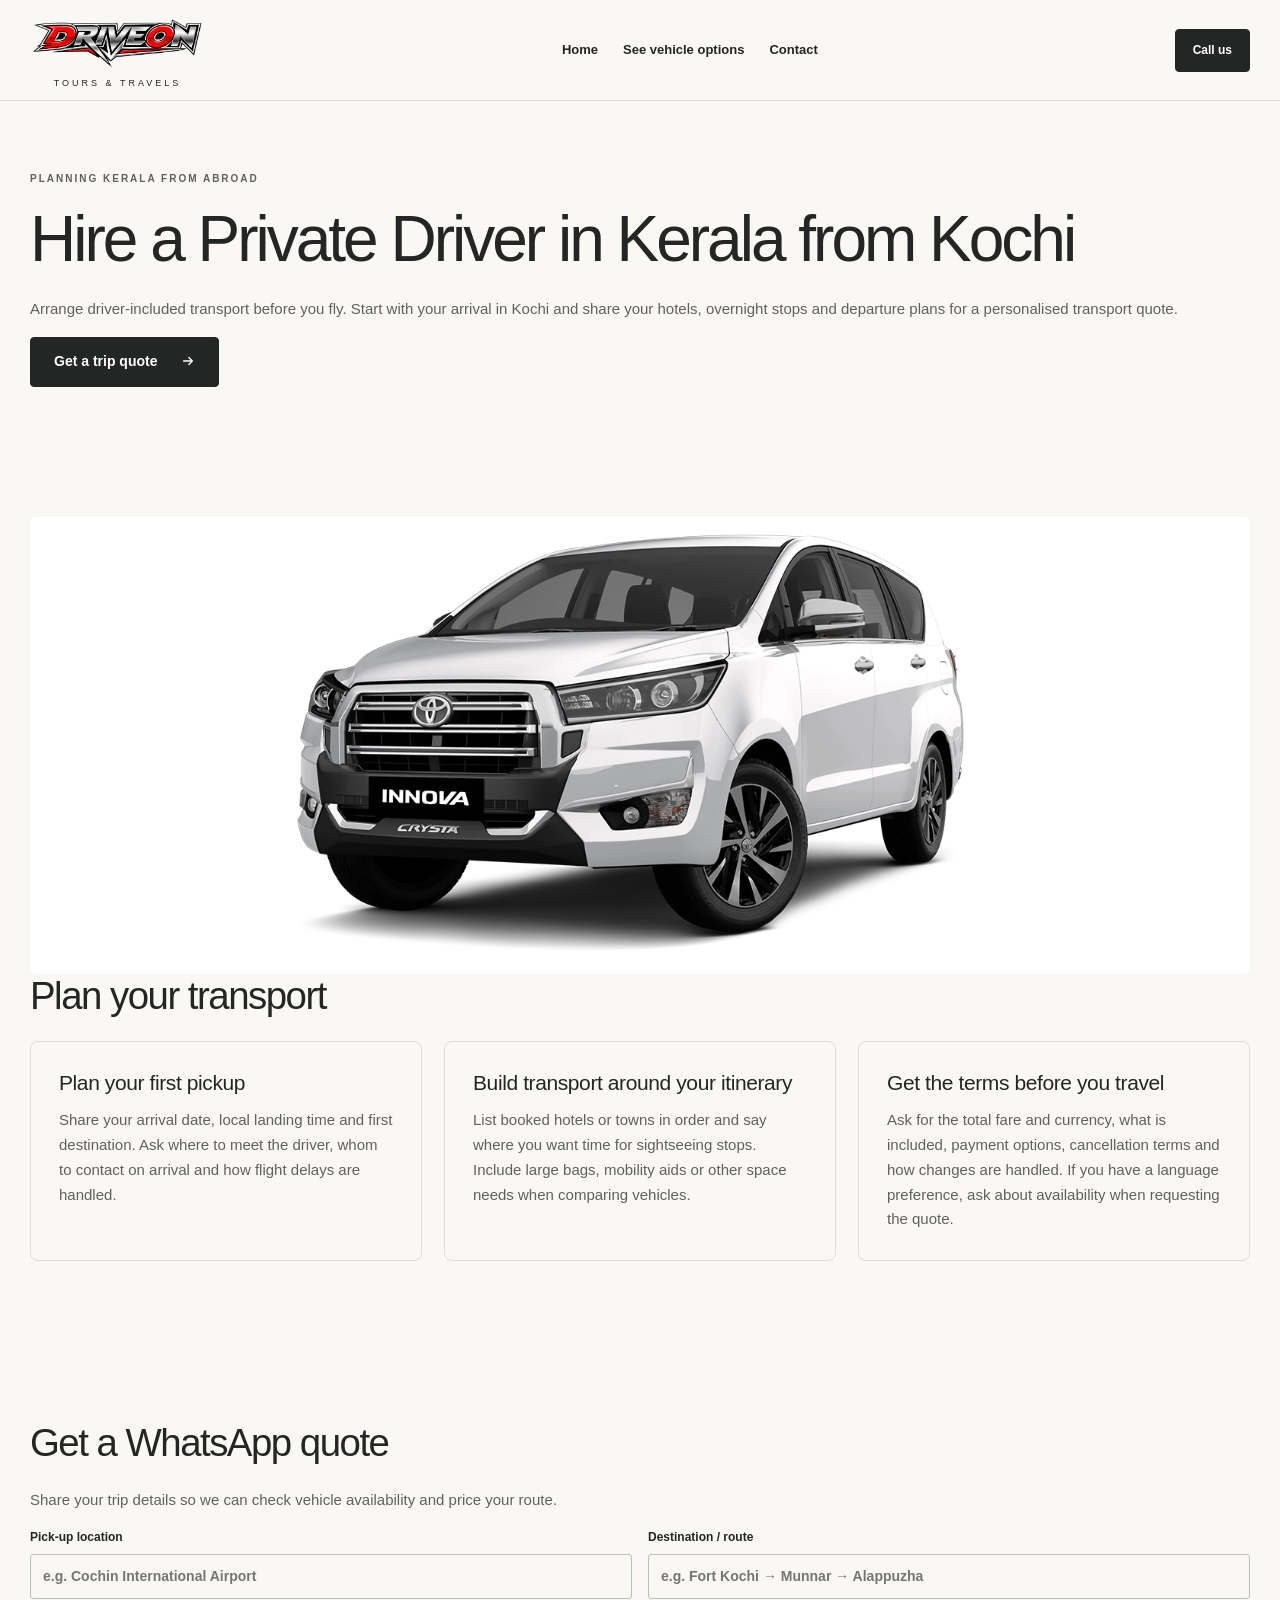
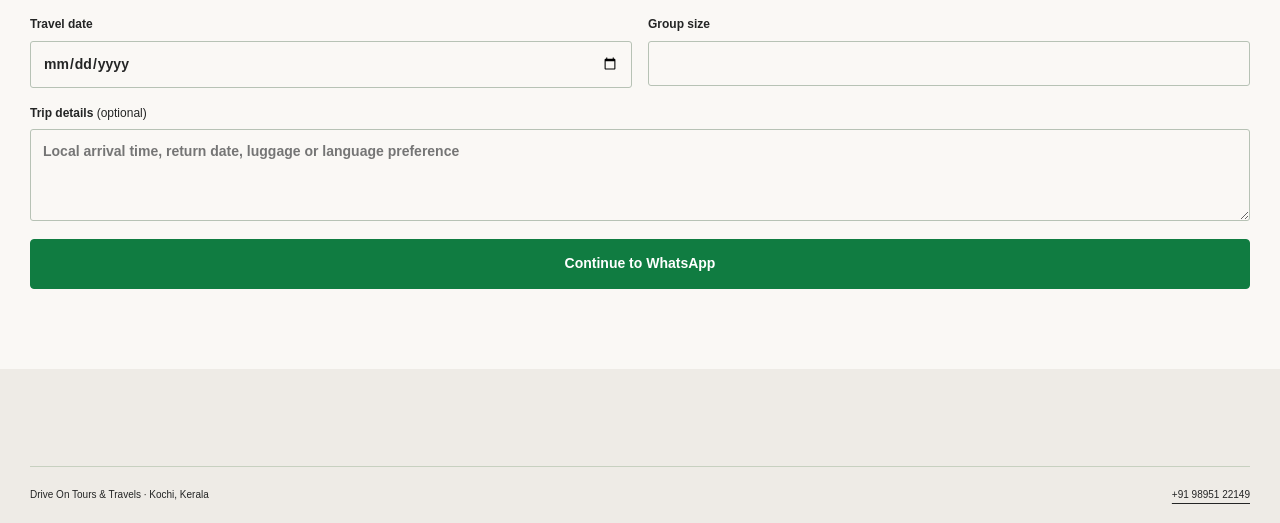
<file: kerala-private-driver-for-international-travellers.html>
<!doctype html>
<html lang="en-IN">
<head>
  <meta charset="utf-8">
  <meta name="viewport" content="width=device-width, initial-scale=1">
  <title>Hire a Private Driver in Kerala from Kochi | Drive On Tours &amp; Travels</title>
  <meta name="description" content="Hire a private car and driver for a multi-day Kerala itinerary from Kochi. Request a transport quote with Cochin airport pickup, hotel stops and departure drop-off.">
  <link rel="canonical" href="https://driveonkerala.com/kerala-private-driver-for-international-travellers.html">
  <meta property="og:type" content="website">
  <meta property="og:title" content="Hire a Private Driver in Kerala from Kochi">
  <meta property="og:description" content="Hire a private car and driver for a multi-day Kerala itinerary from Kochi. Request a transport quote with Cochin airport pickup, hotel stops and departure drop-off.">
  <meta property="og:url" content="https://driveonkerala.com/kerala-private-driver-for-international-travellers.html">
  <link rel="stylesheet" href="assets/css/styles.css?v=20261004-cleanup">
  <script src="assets/js/main.js?v=trip-quotes-v2" defer></script>
</head>
<body>
  <a class="skip-link" href="#main">Skip to content</a>
  <header class="site-header">
    <div class="container header-inner">
      <a class="brand" href="index.html" aria-label="Drive On Tours and Travels home">
        <img class="brand-logo" src="assets/images/logo/driveonlogo.png" width="2172" height="724" alt="Drive On">
        <span class="brand-sub">TOURS &amp; TRAVELS</span>
      </a>
      <button class="menu-toggle" type="button" aria-expanded="false" aria-controls="navigation" hidden>Menu <span aria-hidden="true">☰</span></button>
      <nav id="navigation" aria-label="Main navigation">
        <a href="index.html">Home</a>
        <a href="vehicles.html">See vehicle options</a>
        <a href="contact.html">Contact</a>
      </nav>
      <a class="button header-cta header-call" href="tel:+919895122149" data-phone>Call us</a>
    </div>
  </header>
  <main id="main">
    <section class="container page-intro">
      <p class="eyebrow">Planning Kerala from abroad</p>
      <h1>Hire a Private Driver in Kerala from Kochi</h1>
      <p>Arrange driver-included transport before you fly. Start with your arrival in Kochi and share your hotels, overnight stops and departure plans for a personalised transport quote.</p>
      <a class="button" href="#quote">Get a trip quote <span aria-hidden="true"><svg width="1em" height="1em" viewBox="0 0 16 16" fill="none" stroke="currentColor" stroke-width="1.5" stroke-linecap="round" stroke-linejoin="round" focusable="false" style="vertical-align:-.12em"><path d="M3 8h10m-4-4 4 4-4 4"></path></svg></span></a>
    </section>
    <section class="section container" aria-labelledby="planning">
      <figure class="catalog-photo"><img src="assets/images/fleet/crysta-catalog.webp" alt="Toyota Innova Crysta for small-group travel" loading="lazy" decoding="async"></figure>
      <h2 id="planning">Plan your transport</h2>
      <div class="three-grid">
      <article class="info-card"><h3>Plan your first pickup</h3><p>Share your arrival date, local landing time and first destination. Ask where to meet the driver, whom to contact on arrival and how flight delays are handled.</p></article>
      <article class="info-card"><h3>Build transport around your itinerary</h3><p>List booked hotels or towns in order and say where you want time for sightseeing stops. Include large bags, mobility aids or other space needs when comparing vehicles.</p></article>
      <article class="info-card"><h3>Get the terms before you travel</h3><p>Ask for the total fare and currency, what is included, payment options, cancellation terms and how changes are handled. If you have a language preference, ask about availability when requesting the quote.</p></article>
      </div>
    </section>
    <section id="quote" class="section container" aria-labelledby="quote-title">
      <h2 id="quote-title">Get a WhatsApp quote</h2>
      <p>Share your trip details so we can check vehicle availability and price your route.</p>
      <form data-quote-form data-quote-source="International private driver">
        <div class="form-grid">
          <label>Pick-up location<input name="pickup" placeholder="e.g. Cochin International Airport" maxlength="160" required></label>
          <label>Destination / route<input name="destination" placeholder="e.g. Fort Kochi → Munnar → Alappuzha" maxlength="200" required></label>
          <label>Travel date<input type="date" name="date" required></label>
          <label>Group size<input type="number" name="passengers" min="1" max="100" required></label>
        </div>
        <label class="wide-label">Trip details <span>(optional)</span><textarea name="details" rows="3" maxlength="600" placeholder="Local arrival time, return date, luggage or language preference"></textarea></label>
        <button class="button" type="submit" disabled data-quote-submit>Continue to WhatsApp</button>
        <p class="form-note" data-quote-status role="status">For a trip quote, <a href="tel:+919895122149" data-phone>call +91 98951 22149</a>.</p>
      </form>
    </section>
  </main>
  <footer class="site-footer">
    <div class="container footer-bottom">
      <span>Drive On Tours &amp; Travels · Kochi, Kerala</span>
      <a href="tel:+919895122149" data-phone>+91 98951 22149</a>
    </div>
  </footer>
</body>
</html>
</file>
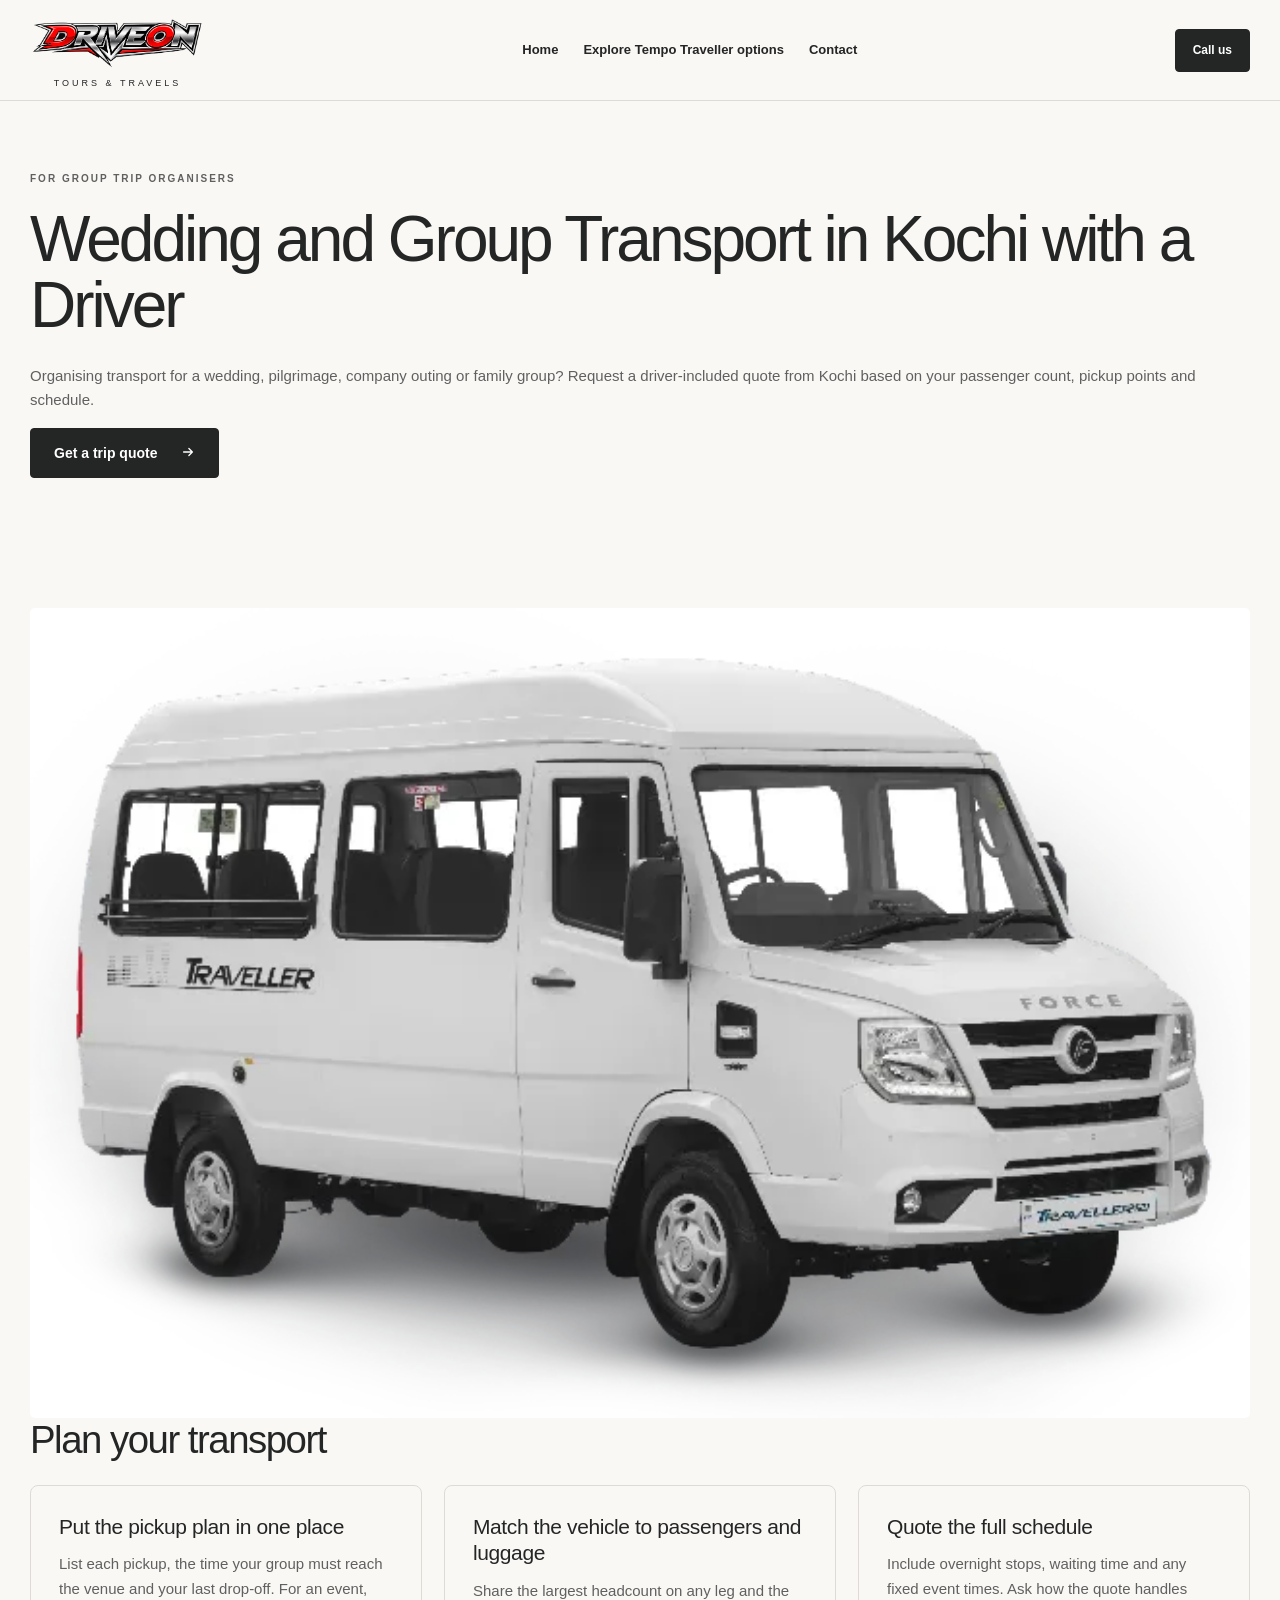
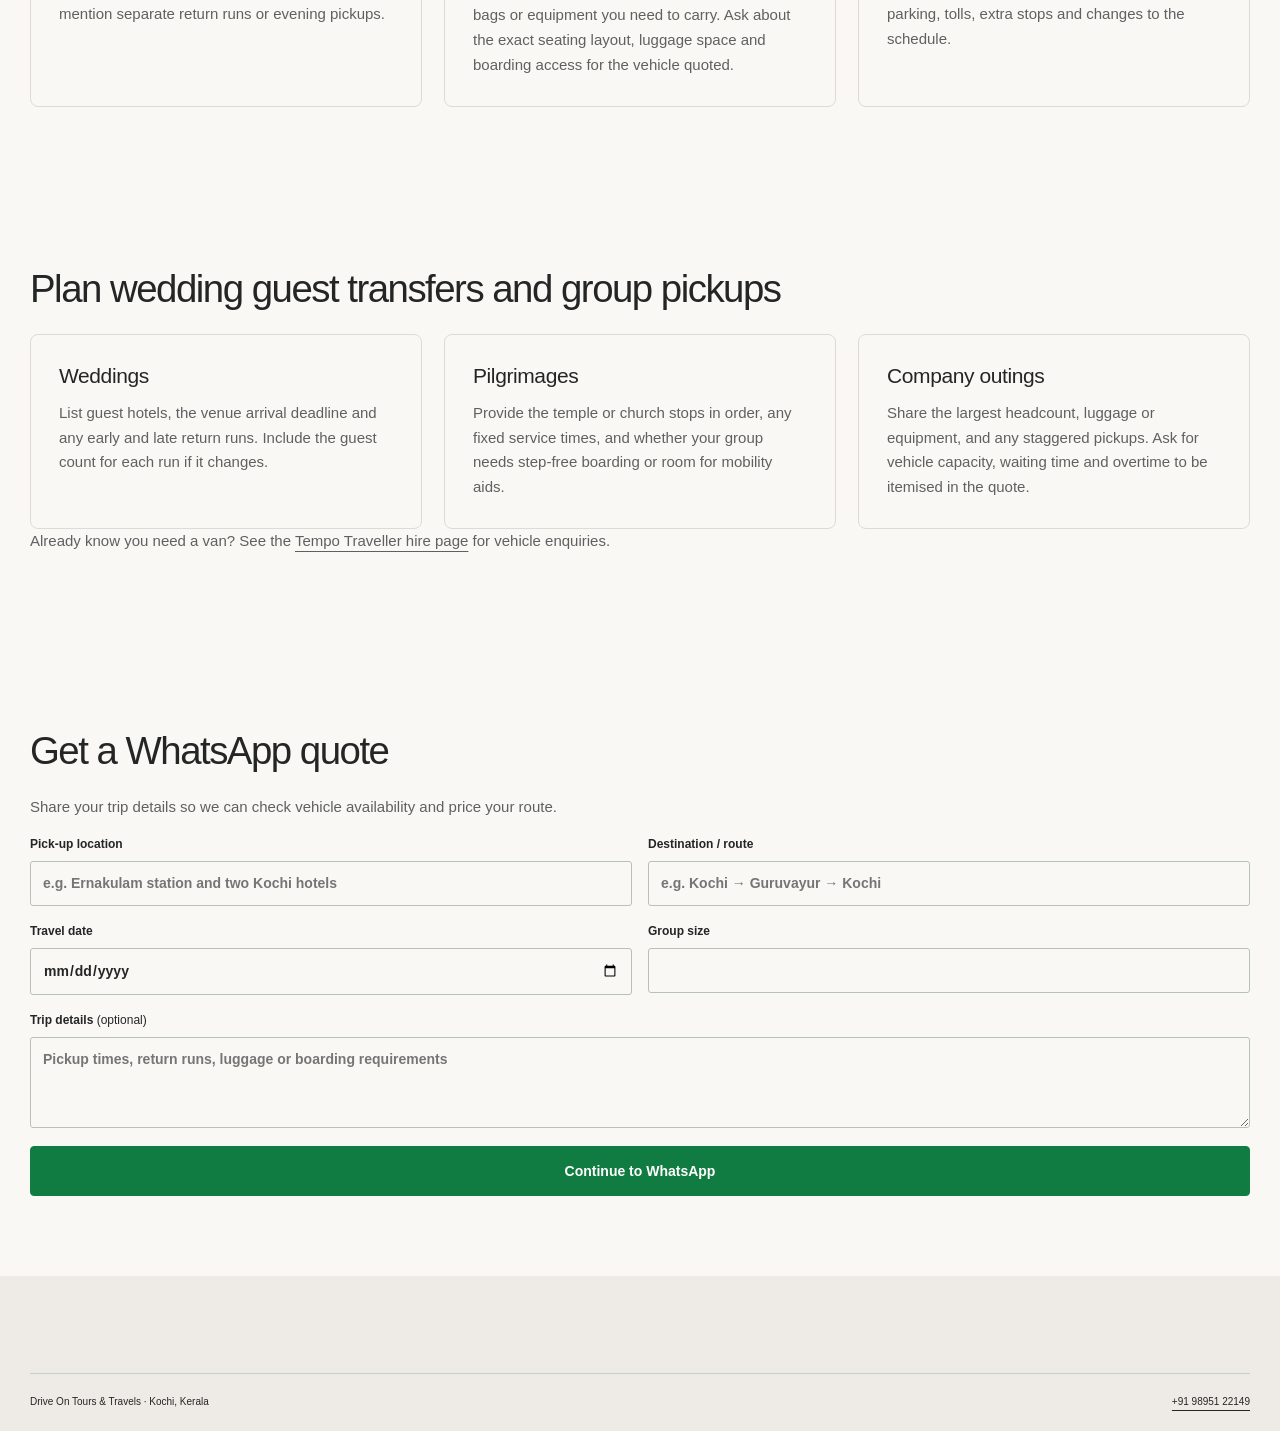
<file: kochi-group-travel-with-driver.html>
<!doctype html>
<html lang="en-IN">
<head>
  <meta charset="utf-8">
  <meta name="viewport" content="width=device-width, initial-scale=1">
  <title>Wedding and Group Transport in Kochi with a Driver | Drive On Tours &amp; Travels</title>
  <meta name="description" content="Request a group transport quote in Kochi for wedding guest transfers, pilgrimage trips or company outings. Share pickup points, headcount and return timings.">
  <link rel="canonical" href="https://driveonkerala.com/kochi-group-travel-with-driver.html">
  <meta property="og:type" content="website">
  <meta property="og:title" content="Wedding and Group Transport in Kochi with a Driver">
  <meta property="og:description" content="Request a group transport quote in Kochi for wedding guest transfers, pilgrimage trips or company outings. Share pickup points, headcount and return timings.">
  <meta property="og:url" content="https://driveonkerala.com/kochi-group-travel-with-driver.html">
  <link rel="stylesheet" href="assets/css/styles.css?v=20261004-cleanup">
  <script src="assets/js/main.js?v=trip-quotes-v2" defer></script>
</head>
<body>
  <a class="skip-link" href="#main">Skip to content</a>
  <header class="site-header">
    <div class="container header-inner">
      <a class="brand" href="index.html" aria-label="Drive On Tours and Travels home">
        <img class="brand-logo" src="assets/images/logo/driveonlogo.png" width="2172" height="724" alt="Drive On">
        <span class="brand-sub">TOURS &amp; TRAVELS</span>
      </a>
      <button class="menu-toggle" type="button" aria-expanded="false" aria-controls="navigation" hidden>Menu <span aria-hidden="true">☰</span></button>
      <nav id="navigation" aria-label="Main navigation">
        <a href="index.html">Home</a>
        <a href="tempo-traveller-kochi.html">Explore Tempo Traveller options</a>
        <a href="contact.html">Contact</a>
      </nav>
      <a class="button header-cta header-call" href="tel:+919895122149" data-phone>Call us</a>
    </div>
  </header>
  <main id="main">
    <section class="container page-intro">
      <p class="eyebrow">For group trip organisers</p>
      <h1>Wedding and Group Transport in Kochi with a Driver</h1>
      <p>Organising transport for a wedding, pilgrimage, company outing or family group? Request a driver-included quote from Kochi based on your passenger count, pickup points and schedule.</p>
      <a class="button" href="#quote">Get a trip quote <span aria-hidden="true"><svg width="1em" height="1em" viewBox="0 0 16 16" fill="none" stroke="currentColor" stroke-width="1.5" stroke-linecap="round" stroke-linejoin="round" focusable="false" style="vertical-align:-.12em"><path d="M3 8h10m-4-4 4 4-4 4"></path></svg></span></a>
    </section>
    <section class="section container" aria-labelledby="planning">
      <figure class="catalog-photo"><img src="assets/images/fleet/traveller-studio.webp" alt="White Force Traveller passenger van" loading="lazy" decoding="async"></figure>
      <h2 id="planning">Plan your transport</h2>
      <div class="three-grid">
      <article class="info-card"><h3>Put the pickup plan in one place</h3><p>List each pickup, the time your group must reach the venue and your last drop-off. For an event, mention separate return runs or evening pickups.</p></article>
      <article class="info-card"><h3>Match the vehicle to passengers and luggage</h3><p>Share the largest headcount on any leg and the bags or equipment you need to carry. Ask about the exact seating layout, luggage space and boarding access for the vehicle quoted.</p></article>
      <article class="info-card"><h3>Quote the full schedule</h3><p>Include overnight stops, waiting time and any fixed event times. Ask how the quote handles parking, tolls, extra stops and changes to the schedule.</p></article>
      </div>
    </section>
    <section class="section container" aria-labelledby="group-schedule">
      <h2 id="group-schedule">Plan wedding guest transfers and group pickups</h2>
      <div class="three-grid">
        <article class="info-card"><h3>Weddings</h3><p>List guest hotels, the venue arrival deadline and any early and late return runs. Include the guest count for each run if it changes.</p></article>
        <article class="info-card"><h3>Pilgrimages</h3><p>Provide the temple or church stops in order, any fixed service times, and whether your group needs step-free boarding or room for mobility aids.</p></article>
        <article class="info-card"><h3>Company outings</h3><p>Share the largest headcount, luggage or equipment, and any staggered pickups. Ask for vehicle capacity, waiting time and overtime to be itemised in the quote.</p></article>
      </div>
      <p>Already know you need a van? See the <a href="tempo-traveller-kochi.html">Tempo Traveller hire page</a> for vehicle enquiries.</p>
    </section>
    <section id="quote" class="section container" aria-labelledby="quote-title">
      <h2 id="quote-title">Get a WhatsApp quote</h2>
      <p>Share your trip details so we can check vehicle availability and price your route.</p>
      <form data-quote-form data-quote-source="Wedding and group transport">
        <div class="form-grid">
          <label>Pick-up location<input name="pickup" placeholder="e.g. Ernakulam station and two Kochi hotels" maxlength="160" required></label>
          <label>Destination / route<input name="destination" placeholder="e.g. Kochi → Guruvayur → Kochi" maxlength="200" required></label>
          <label>Travel date<input type="date" name="date" required></label>
          <label>Group size<input type="number" name="passengers" min="1" max="100" required></label>
        </div>
        <label class="wide-label">Trip details <span>(optional)</span><textarea name="details" rows="3" maxlength="600" placeholder="Pickup times, return runs, luggage or boarding requirements"></textarea></label>
        <button class="button" type="submit" disabled data-quote-submit>Continue to WhatsApp</button>
        <p class="form-note" data-quote-status role="status">For a trip quote, <a href="tel:+919895122149" data-phone>call +91 98951 22149</a>.</p>
      </form>
    </section>
  </main>
  <footer class="site-footer">
    <div class="container footer-bottom">
      <span>Drive On Tours &amp; Travels · Kochi, Kerala</span>
      <a href="tel:+919895122149" data-phone>+91 98951 22149</a>
    </div>
  </footer>
</body>
</html>
</file>
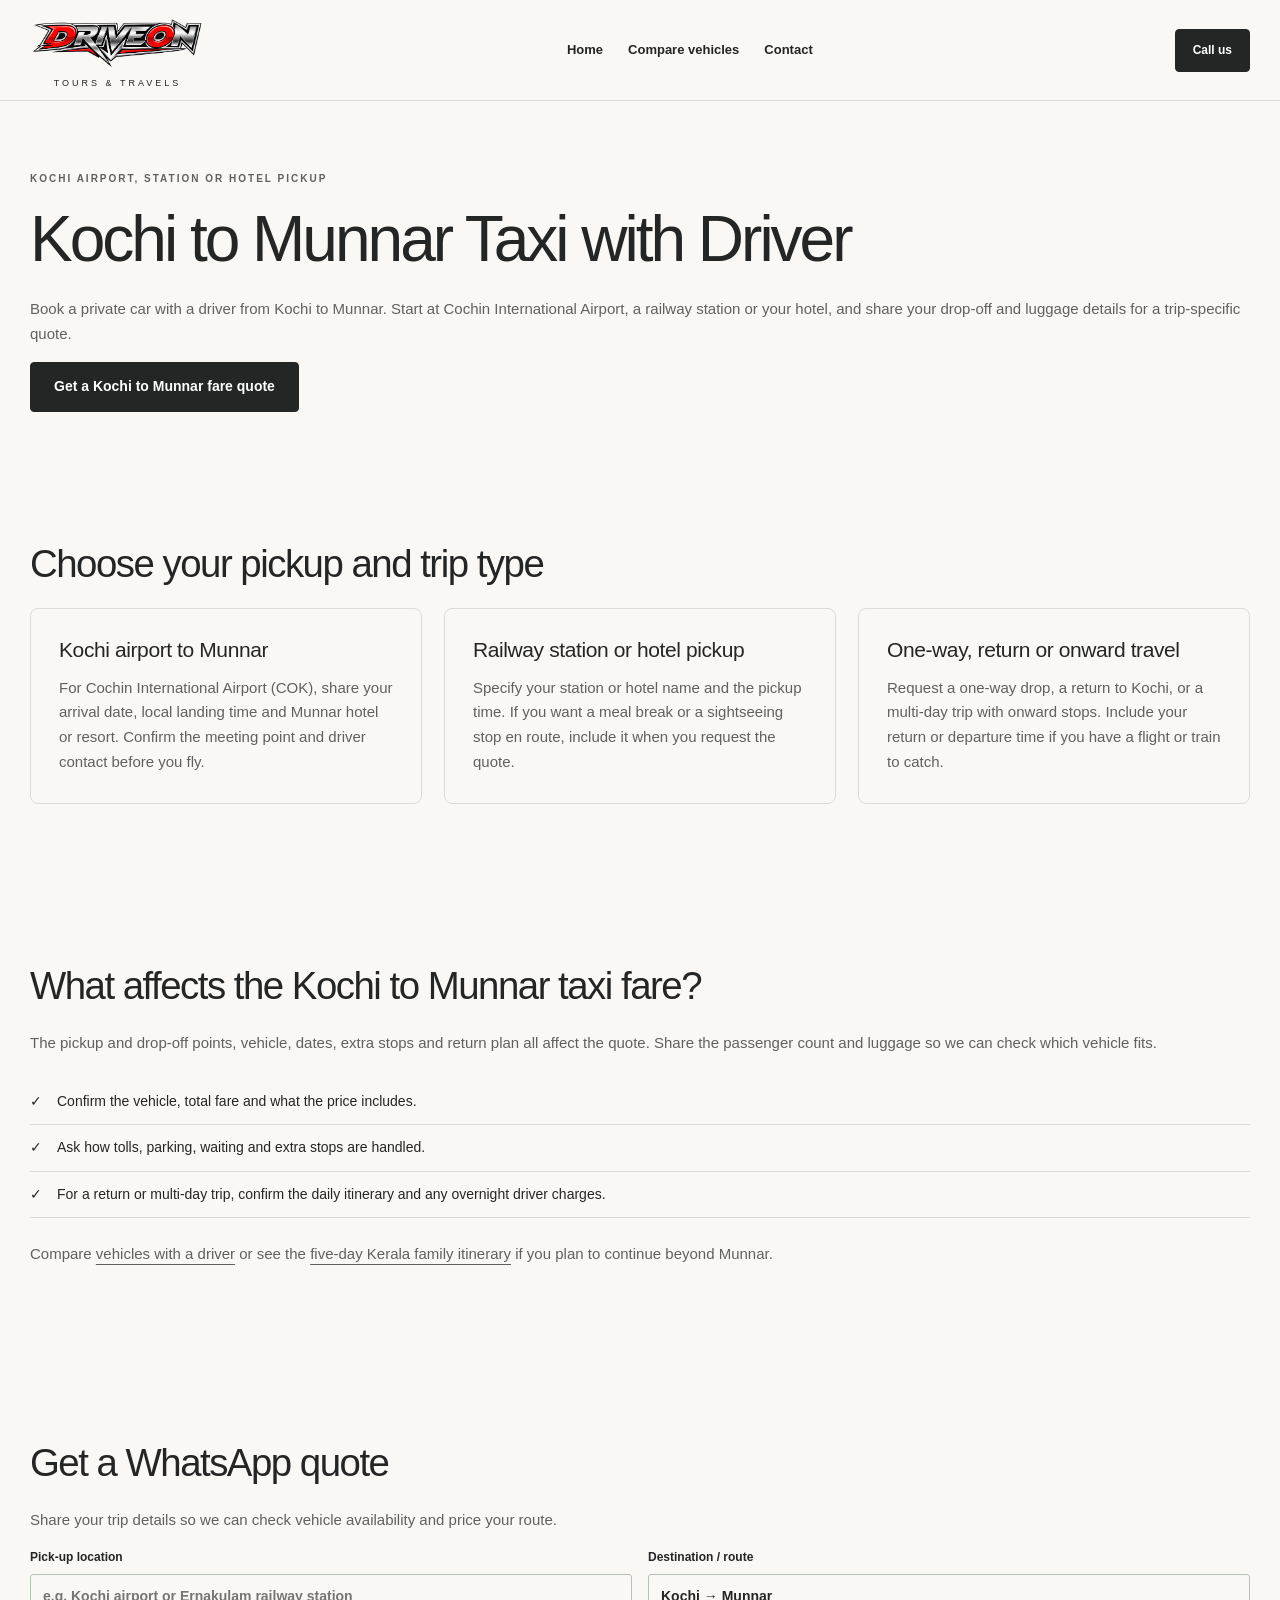
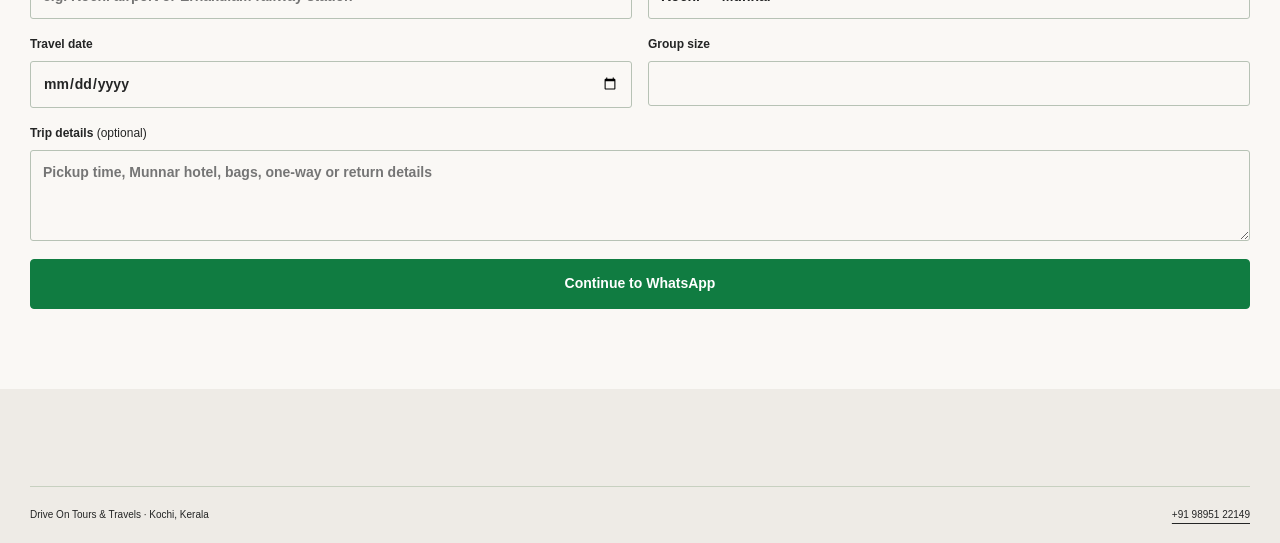
<file: kochi-to-munnar-taxi.html>
<!doctype html>
<html lang="en-IN">
<head>
  <meta charset="utf-8">
  <meta name="viewport" content="width=device-width, initial-scale=1">
  <title>Kochi to Munnar Taxi with Driver | Drive On Tours &amp; Travels</title>
  <meta name="description" content="Request a Kochi to Munnar taxi quote for airport, railway station or hotel pickup. Choose a one-way transfer, return trip or onward travel with a private driver.">
  <link rel="canonical" href="https://driveonkerala.com/kochi-to-munnar-taxi.html">
  <meta property="og:type" content="website">
  <meta property="og:title" content="Kochi to Munnar Taxi with Driver">
  <meta property="og:description" content="Request a Kochi to Munnar taxi quote for airport, railway station or hotel pickup. Choose a one-way transfer, return trip or onward travel with a private driver.">
  <meta property="og:url" content="https://driveonkerala.com/kochi-to-munnar-taxi.html">
  <link rel="stylesheet" href="assets/css/styles.css?v=20261004-cleanup">
  <script src="assets/js/main.js?v=trip-quotes-v2" defer></script>
</head>
<body>
  <a class="skip-link" href="#main">Skip to content</a>
  <header class="site-header">
    <div class="container header-inner">
      <a class="brand" href="index.html" aria-label="Drive On Tours and Travels home">
        <img class="brand-logo" src="assets/images/logo/driveonlogo.png" width="2172" height="724" alt="Drive On">
        <span class="brand-sub">TOURS &amp; TRAVELS</span>
      </a>
      <button class="menu-toggle" type="button" aria-expanded="false" aria-controls="navigation" hidden>Menu <span aria-hidden="true">☰</span></button>
      <nav id="navigation" aria-label="Main navigation">
        <a href="index.html">Home</a>
        <a href="vehicles.html">Compare vehicles</a>
        <a href="contact.html">Contact</a>
      </nav>
      <a class="button header-cta header-call" href="tel:+919895122149" data-phone>Call us</a>
    </div>
  </header>
  <main id="main">
    <section class="container page-intro">
      <p class="eyebrow">Kochi airport, station or hotel pickup</p>
      <h1>Kochi to Munnar Taxi with Driver</h1>
      <p>Book a private car with a driver from Kochi to Munnar. Start at Cochin International Airport, a railway station or your hotel, and share your drop-off and luggage details for a trip-specific quote.</p>
      <a class="button" href="#quote">Get a Kochi to Munnar fare quote</a>
    </section>
    <section class="section container" aria-labelledby="pickup-options">
      <h2 id="pickup-options">Choose your pickup and trip type</h2>
      <div class="three-grid">
        <article class="info-card"><h3>Kochi airport to Munnar</h3><p>For Cochin International Airport (COK), share your arrival date, local landing time and Munnar hotel or resort. Confirm the meeting point and driver contact before you fly.</p></article>
        <article class="info-card"><h3>Railway station or hotel pickup</h3><p>Specify your station or hotel name and the pickup time. If you want a meal break or a sightseeing stop en route, include it when you request the quote.</p></article>
        <article class="info-card"><h3>One-way, return or onward travel</h3><p>Request a one-way drop, a return to Kochi, or a multi-day trip with onward stops. Include your return or departure time if you have a flight or train to catch.</p></article>
      </div>
    </section>
    <section class="section container" aria-labelledby="fare">
      <h2 id="fare">What affects the Kochi to Munnar taxi fare?</h2>
      <p>The pickup and drop-off points, vehicle, dates, extra stops and return plan all affect the quote. Share the passenger count and luggage so we can check which vehicle fits.</p>
      <ul class="check-list">
        <li>Confirm the vehicle, total fare and what the price includes.</li>
        <li>Ask how tolls, parking, waiting and extra stops are handled.</li>
        <li>For a return or multi-day trip, confirm the daily itinerary and any overnight driver charges.</li>
      </ul>
      <p>Compare <a href="vehicles.html">vehicles with a driver</a> or see the <a href="kerala-family-trips-from-kochi.html">five-day Kerala family itinerary</a> if you plan to continue beyond Munnar.</p>
    </section>
    <section id="quote" class="section container" aria-labelledby="quote-title">
      <h2 id="quote-title">Get a WhatsApp quote</h2>
      <p>Share your trip details so we can check vehicle availability and price your route.</p>
      <form data-quote-form data-quote-source="Kochi to Munnar taxi">
        <div class="form-grid">
          <label>Pick-up location<input name="pickup" placeholder="e.g. Kochi airport or Ernakulam railway station" maxlength="160" required></label>
          <label>Destination / route<input name="destination" value="Kochi → Munnar" placeholder="e.g. Munnar hotel or resort" maxlength="200" required></label>
          <label>Travel date<input type="date" name="date" required></label>
          <label>Group size<input type="number" name="passengers" min="1" max="100" required></label>
        </div>
        <label class="wide-label">Trip details <span>(optional)</span><textarea name="details" rows="3" maxlength="600" placeholder="Pickup time, Munnar hotel, bags, one-way or return details"></textarea></label>
        <button class="button" type="submit" disabled data-quote-submit>Continue to WhatsApp</button>
        <p class="form-note" data-quote-status role="status">For a trip quote, <a href="tel:+919895122149" data-phone>call +91 98951 22149</a>.</p>
      </form>
    </section>
  </main>
  <footer class="site-footer">
    <div class="container footer-bottom">
      <span>Drive On Tours &amp; Travels · Kochi, Kerala</span>
      <a href="tel:+919895122149" data-phone>+91 98951 22149</a>
    </div>
  </footer>
</body>
</html>
</file>
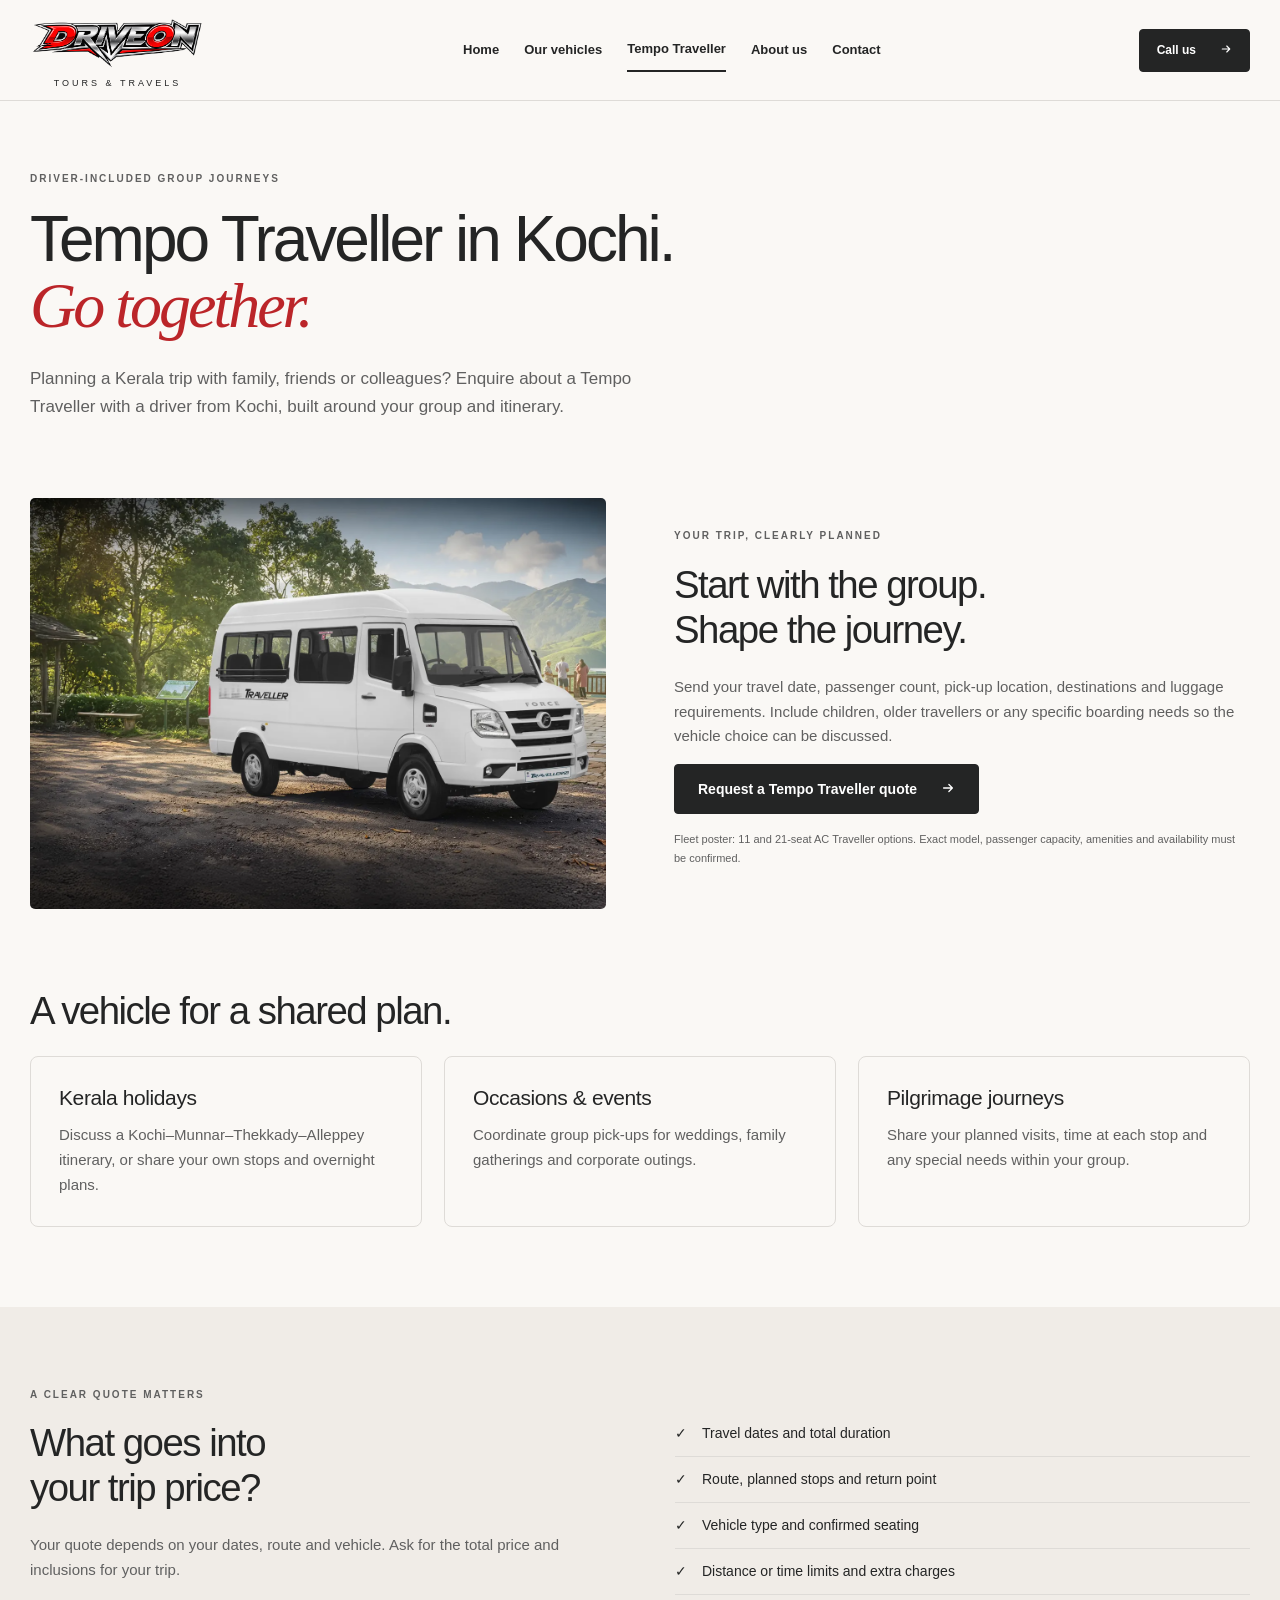
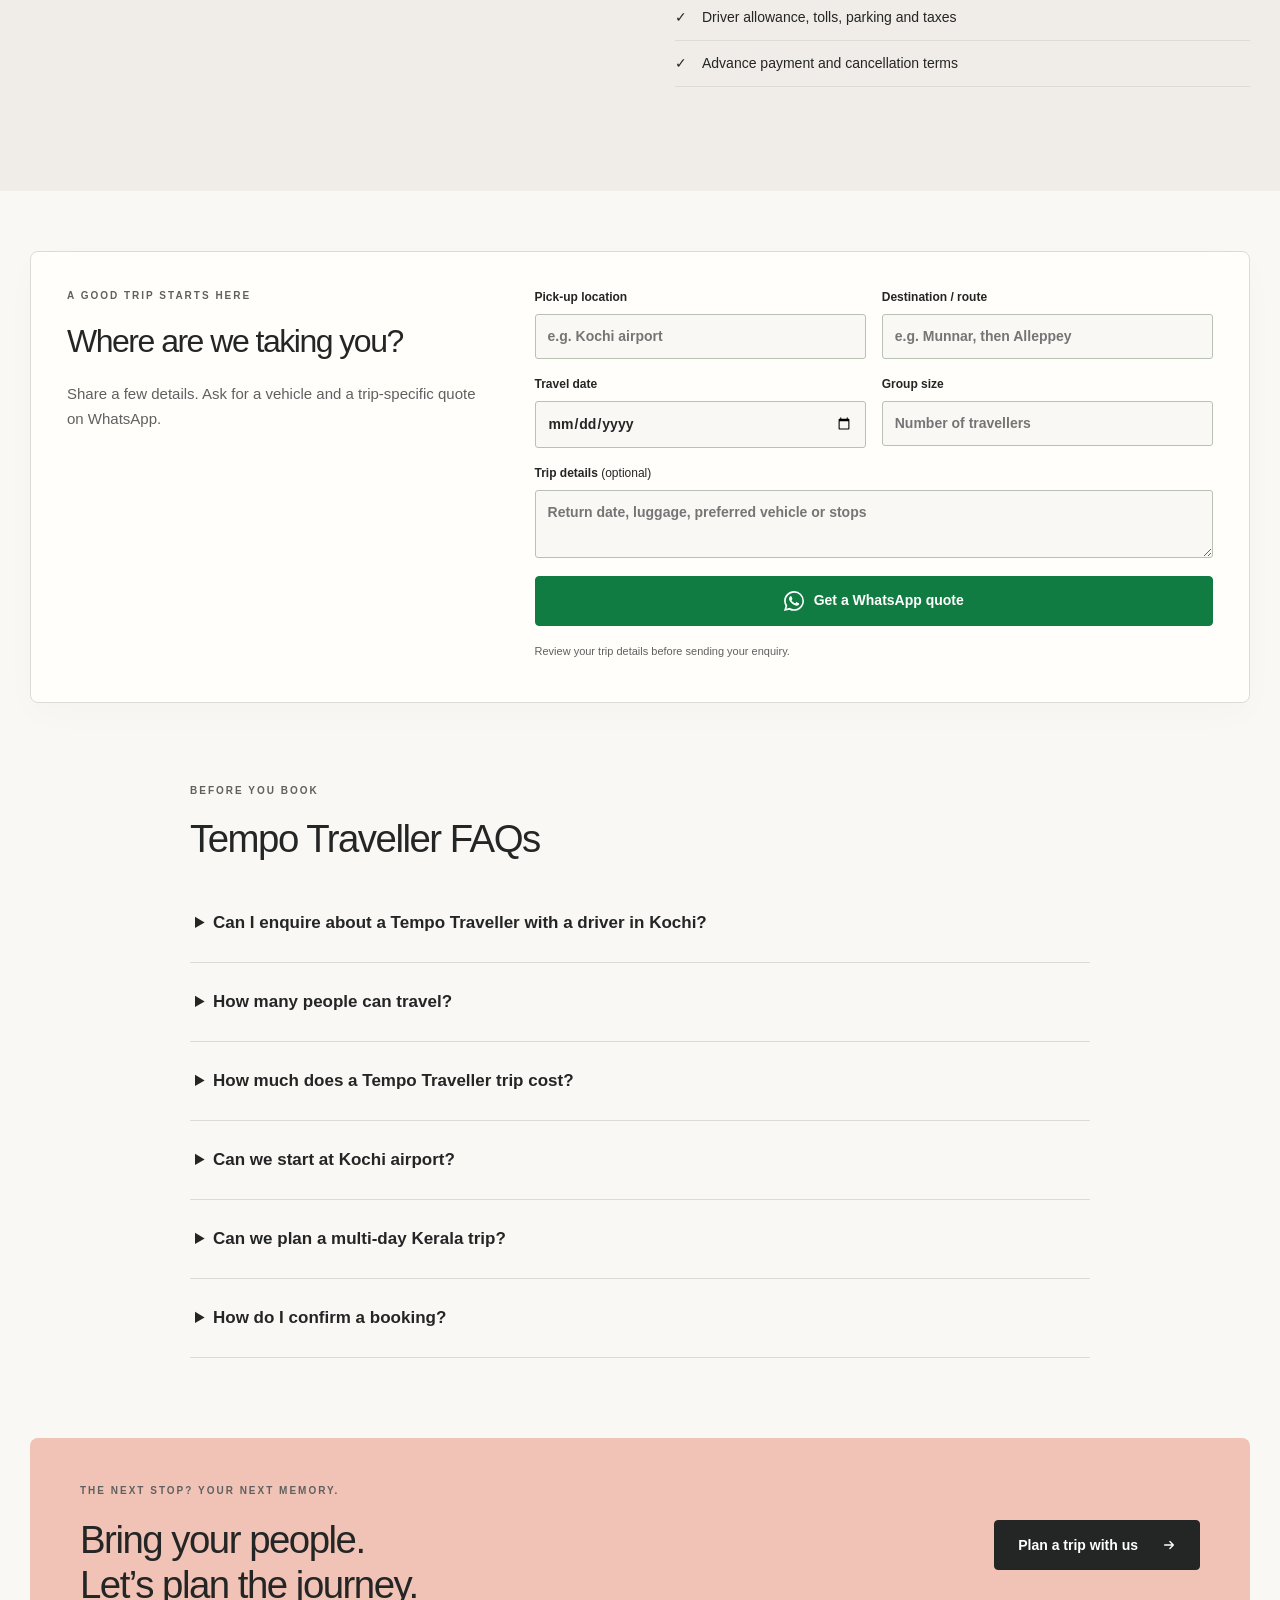
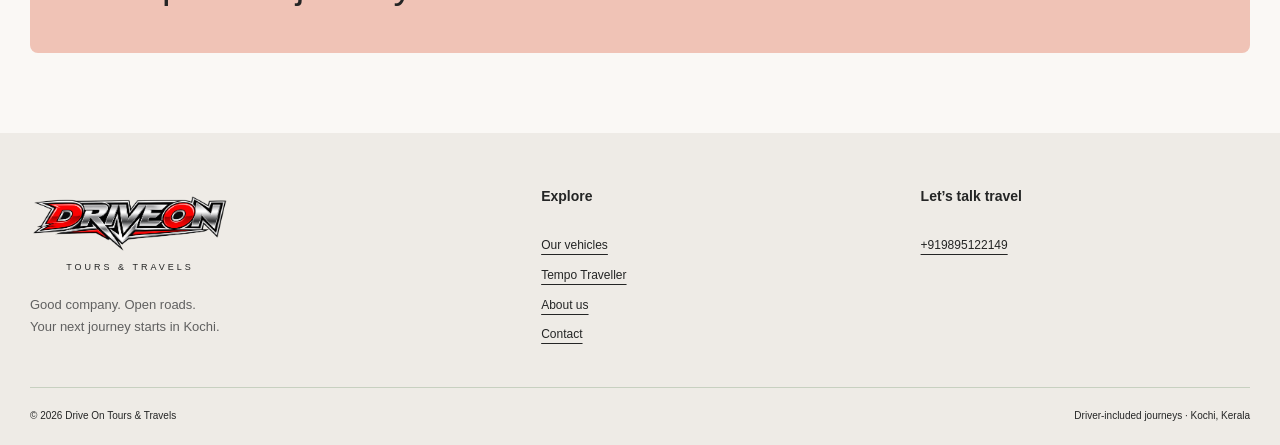
<file: tempo-traveller-kochi.html>
<!doctype html>
<html lang="en-IN"><head><meta charset="utf-8"><meta name="viewport" content="width=device-width, initial-scale=1"><title>Tempo Traveller in Kochi with Driver | Drive On Tours & Travels</title><meta name="description" content="Enquire about a Tempo Traveller with driver in Kochi for Kerala tours, family trips, weddings and pilgrimages. Request a quote for your route, dates and group size."><meta name="theme-color" content="#242525"><meta property="og:type" content="website"><meta property="og:title" content="Tempo Traveller in Kochi with Driver | Drive On Tours & Travels"><meta property="og:description" content="Enquire about a Tempo Traveller with driver in Kochi for Kerala tours, family trips, weddings and pilgrimages. Request a quote for your route, dates and group size."><link rel="canonical" href="https://driveonkerala.com/tempo-traveller-kochi.html"><meta property="og:url" content="https://driveonkerala.com/tempo-traveller-kochi.html"><link rel="stylesheet" href="assets/css/styles.css?v=20261004-cleanup"><script src="assets/js/main.js?v=trip-quotes" defer></script></head><body><a class="skip-link" href="#main">Skip to content</a><header class="site-header"><div class="container header-inner"><a class="brand" href="index.html" aria-label="Drive On Tours and Travels home"><img class="brand-logo" src="assets/images/logo/driveonlogo.png" width="2172" height="724" alt="Drive On"><span class="brand-sub">TOURS &amp; TRAVELS</span></a><button class="menu-toggle" type="button" aria-expanded="false" aria-controls="navigation" hidden>Menu <span aria-hidden="true">☰</span></button><nav id="navigation" aria-label="Main navigation"><a href="index.html">Home</a><a href="vehicles.html">Our vehicles</a><a href="tempo-traveller-kochi.html" aria-current="page">Tempo Traveller</a><a href="about.html">About us</a><a href="contact.html">Contact</a></nav><a href="tel:+919895122149" class="button header-cta header-call" data-event="phone_click" data-phone>Call us <span aria-hidden="true"><svg width="1em" height="1em" viewBox="0 0 16 16" fill="none" stroke="currentColor" stroke-width="1.5" stroke-linecap="round" stroke-linejoin="round" focusable="false" style="vertical-align:-.12em"><path d="M3 8h10m-4-4 4 4-4 4"></path></svg></span></a></div></header><main id="main"><section class="page-intro container"><p class="eyebrow">Driver-included group journeys</p><h1>Tempo Traveller in Kochi.<br><em>Go together.</em></h1><p>Planning a Kerala trip with family, friends or colleagues? Enquire about a Tempo Traveller with a driver from Kochi, built around your group and itinerary.</p></section><section class="container feature compact"><div><figure class="catalog-photo catalog-hero"><img src="assets/images/fleet/traveller-catalog.webp" width="1920" height="984" alt="White Force Traveller in a scenic setting, manufacturer catalogue image" loading="eager" decoding="async" fetchpriority="high"></figure></div><div><p class="eyebrow">Your trip, clearly planned</p><h2>Start with the group.<br>Shape the journey.</h2><p>Send your travel date, passenger count, pick-up location, destinations and luggage requirements. Include children, older travellers or any specific boarding needs so the vehicle choice can be discussed.</p><a href="#quote" class="button" data-event="vehicle_quote_click" data-vehicle="Tempo Traveller">Request a Tempo Traveller quote <span aria-hidden="true"><svg width="1em" height="1em" viewBox="0 0 16 16" fill="none" stroke="currentColor" stroke-width="1.5" stroke-linecap="round" stroke-linejoin="round" focusable="false" style="vertical-align:-.12em"><path d="M3 8h10m-4-4 4 4-4 4"></path></svg></span></a><p class="todo">Fleet poster: 11 and 21-seat AC Traveller options. Exact model, passenger capacity, amenities and availability must be confirmed.</p></div></section><section class="section container"><h2>A vehicle for a shared plan.</h2><div class="three-grid"><article class="info-card"><h3>Kerala holidays</h3><p>Discuss a Kochi–Munnar–Thekkady–Alleppey itinerary, or share your own stops and overnight plans.</p></article><article class="info-card"><h3>Occasions &amp; events</h3><p>Coordinate group pick-ups for weddings, family gatherings and corporate outings.</p></article><article class="info-card"><h3>Pilgrimage journeys</h3><p>Share your planned visits, time at each stop and any special needs within your group.</p></article></div></section><section class="section section-tinted"><div class="container two-grid"><div><p class="eyebrow">A clear quote matters</p><h2>What goes into<br>your trip price?</h2><p>Your quote depends on your dates, route and vehicle. Ask for the total price and inclusions for your trip.</p></div><ul class="check-list"><li>Travel dates and total duration</li><li>Route, planned stops and return point</li><li>Vehicle type and confirmed seating</li><li>Distance or time limits and extra charges</li><li>Driver allowance, tolls, parking and taxes</li><li>Advance payment and cancellation terms</li></ul></div></section><div class="container quote-wrap"><section class="quote-panel" id="quote" aria-labelledby="quote-title"><div><p class="eyebrow">A good trip starts here</p><h2 id="quote-title">Where are we taking you?</h2><p>Share a few details. Ask for a vehicle and a trip-specific quote on WhatsApp.</p></div><form action="contact.html#contact-details" method="get" data-quote-form><div class="form-grid"><label>Pick-up location<input name="pickup" autocomplete="off" placeholder="e.g. Kochi airport" maxlength="160" required></label><label>Destination / route<input name="destination" placeholder="e.g. Munnar, then Alleppey" maxlength="200" required></label><label>Travel date<input type="date" name="date" required></label><label>Group size<input type="number" name="passengers" min="1" max="100" placeholder="Number of travellers" required></label></div><label class="wide-label">Trip details <span>(optional)</span><textarea name="details" rows="2" maxlength="600" placeholder="Return date, luggage, preferred vehicle or stops"></textarea></label><button class="button" type="submit" disabled data-quote-submit><svg class="whatsapp-icon" viewBox="0 0 24 24" width="20" height="20" fill="currentColor" aria-hidden="true" focusable="false"><path d="M20.52 3.48A11.86 11.86 0 0 0 12.05 0C5.47 0 .12 5.35.12 11.93c0 2.1.55 4.16 1.6 5.97L.02 24l6.25-1.64a11.9 11.9 0 0 0 5.77 1.47h.01c6.58 0 11.93-5.35 11.94-11.93a11.85 11.85 0 0 0-3.47-8.42ZM12.05 21.8a9.86 9.86 0 0 1-5.03-1.38l-.36-.21-3.71.97.99-3.62-.24-.38a9.88 9.88 0 0 1-1.51-5.25c0-5.47 4.45-9.92 9.93-9.92a9.85 9.85 0 0 1 7.02 2.91 9.85 9.85 0 0 1 2.9 7.02c0 5.47-4.45 9.92-9.99 9.86Zm5.44-7.43c-.3-.15-1.76-.87-2.03-.97-.27-.1-.47-.15-.67.15-.2.3-.77.97-.94 1.17-.17.2-.35.22-.65.07-.3-.15-1.26-.46-2.39-1.47-.89-.79-1.48-1.77-1.65-2.07-.17-.3-.02-.46.13-.61.13-.13.3-.35.45-.52.15-.17.2-.3.3-.5.1-.2.05-.37-.03-.52-.07-.15-.67-1.61-.91-2.2-.24-.58-.48-.5-.67-.51h-.57c-.2 0-.52.07-.8.37-.27.3-1.04 1.02-1.04 2.48s1.07 2.87 1.22 3.07c.15.2 2.1 3.2 5.08 4.49.71.3 1.27.49 1.7.63.72.23 1.37.2 1.88.12.57-.09 1.76-.72 2.01-1.41.25-.69.25-1.29.17-1.41-.07-.12-.27-.2-.57-.35Z"/></svg><span>Get a WhatsApp quote</span></button><p class="form-note">Review your trip details before sending your enquiry.</p><p class="form-note" data-quote-status role="status">For a trip quote, <a href="tel:+919895122149" data-phone data-event="phone_click">call +91 98951 22149</a>.</p><noscript><p>Call <a href="tel:+919895122149">+91 98951 22149</a> to discuss your trip.</p></noscript></form></section></div><section class="section container faq"><p class="eyebrow">Before you book</p><h2>Tempo Traveller FAQs</h2><details><summary>Can I enquire about a Tempo Traveller with a driver in Kochi?</summary><p>Yes. Share your pick-up point, dates, route and group size to request a driver-included trip quote. Vehicle availability must be confirmed for your dates.</p></details><details><summary>How many people can travel?</summary><p>Share your group size and luggage requirements so we can discuss a suitable Traveller and confirm passenger capacity.</p></details><details><summary>How much does a Tempo Traveller trip cost?</summary></details><details><summary>Can we start at Kochi airport?</summary><p>Include the airport pick-up, flight timing, group size and luggage in your enquiry. The pick-up arrangement and any waiting charges need to be confirmed.</p></details><details><summary>Can we plan a multi-day Kerala trip?</summary><p>Share your full itinerary, overnight stops and return date. Ask about daily limits, driver arrangements and any additional charges before accepting a quote.</p></details><details><summary>How do I confirm a booking?</summary><p>A WhatsApp enquiry does not confirm a vehicle. Check availability, written inclusions, total charges, payment terms and cancellation conditions with Drive On before booking.</p></details></section><section class="final-cta container"><div><p class="eyebrow">The next stop? Your next memory.</p><h2>Bring your people.<br>Let’s plan the journey.</h2></div><a class="button" href="contact.html#quote" data-whatsapp data-event="whatsapp_click">Plan a trip with us <span aria-hidden="true"><svg width="1em" height="1em" viewBox="0 0 16 16" fill="none" stroke="currentColor" stroke-width="1.5" stroke-linecap="round" stroke-linejoin="round" focusable="false" style="vertical-align:-.12em"><path d="M3 8h10m-4-4 4 4-4 4"></path></svg></span></a></section></main><footer class="site-footer"><div class="container footer-grid"><div><a href="index.html" class="brand footer-brand"><img class="brand-logo" src="assets/images/logo/driveonlogo.png" width="2172" height="724" alt="Drive On"><span class="brand-sub">TOURS &amp; TRAVELS</span></a><p>Good company. Open roads.<br>Your next journey starts in Kochi.</p></div><div><h2>Explore</h2><a href="vehicles.html">Our vehicles</a><a href="tempo-traveller-kochi.html">Tempo Traveller</a><a href="about.html">About us</a><a href="contact.html">Contact</a></div><div><h2>Let’s talk travel</h2><a href="tel:+919895122149" data-phone data-event="phone_click"><span data-business="phone">+919895122149</span></a></div></div><div class="container footer-bottom"><span>© 2026 Drive On Tours &amp; Travels</span><span>Driver-included journeys · Kochi, Kerala</span></div></footer></body></html>
</file>
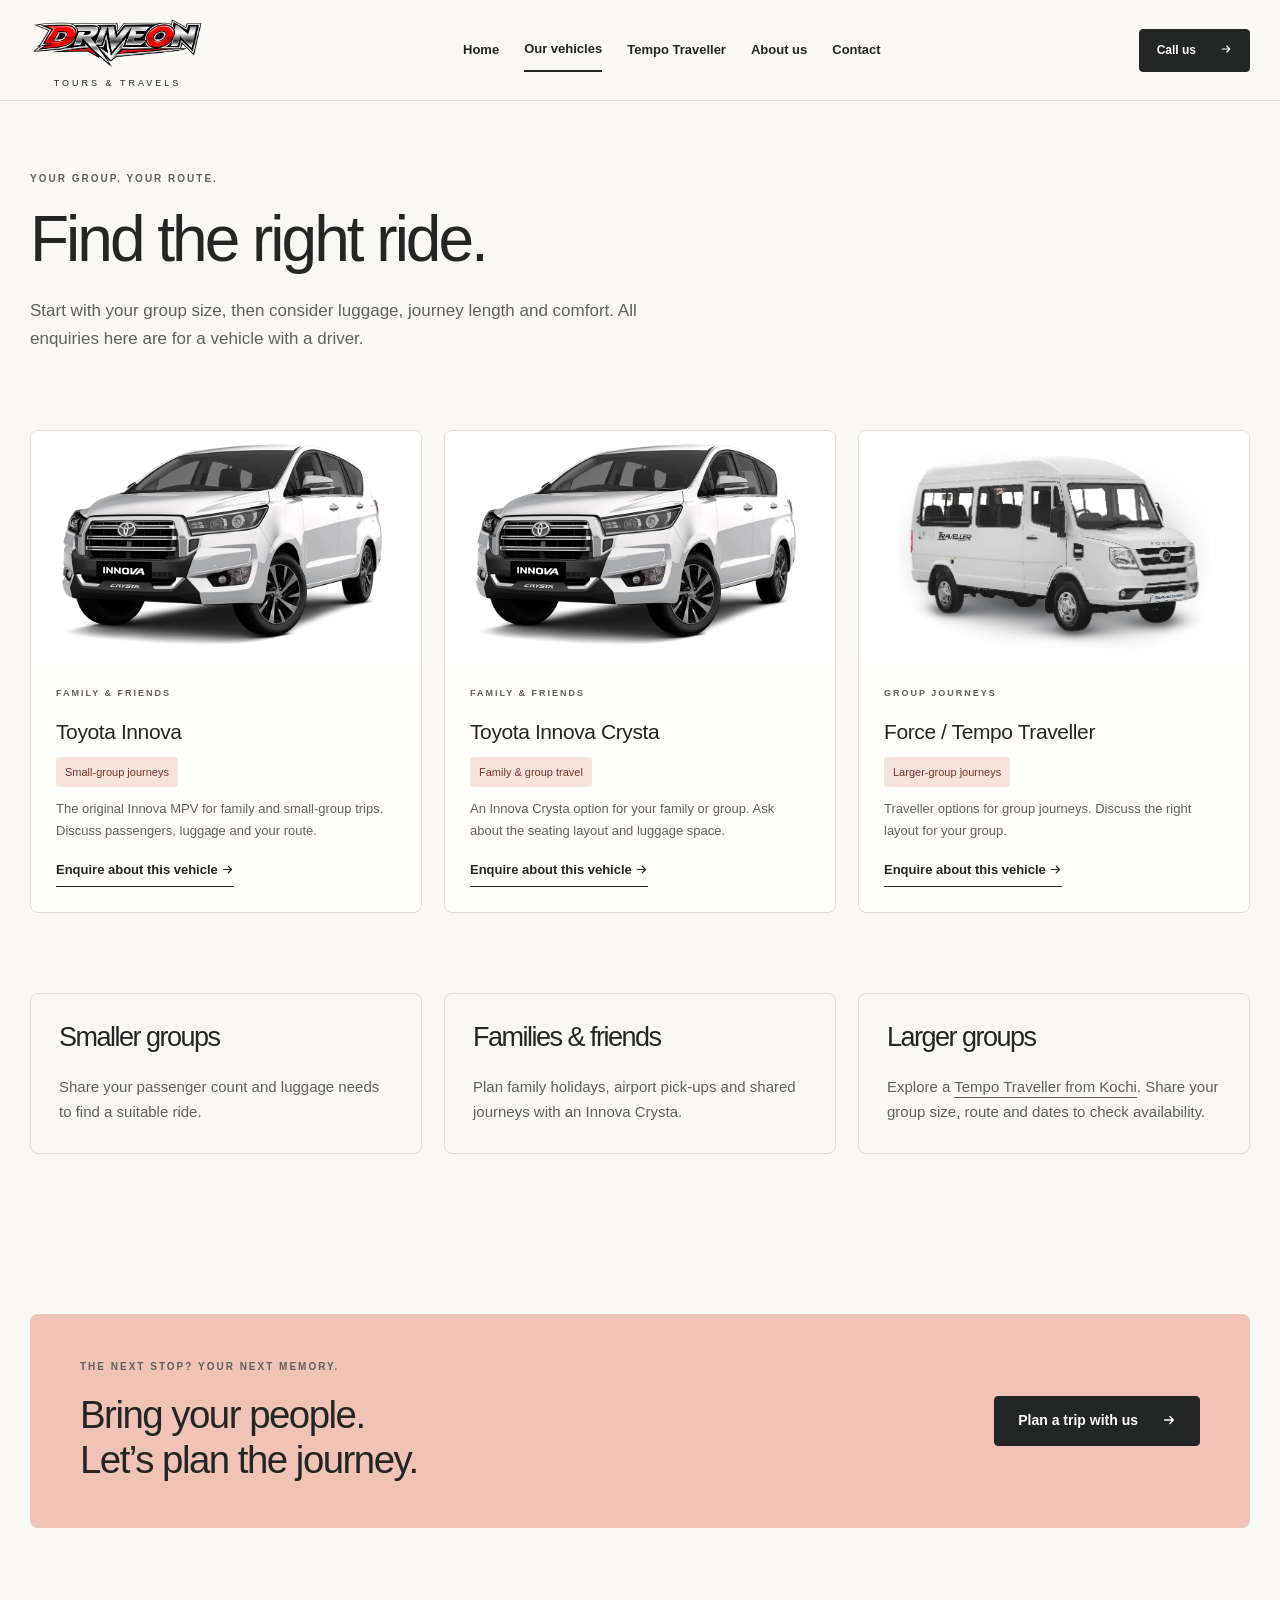
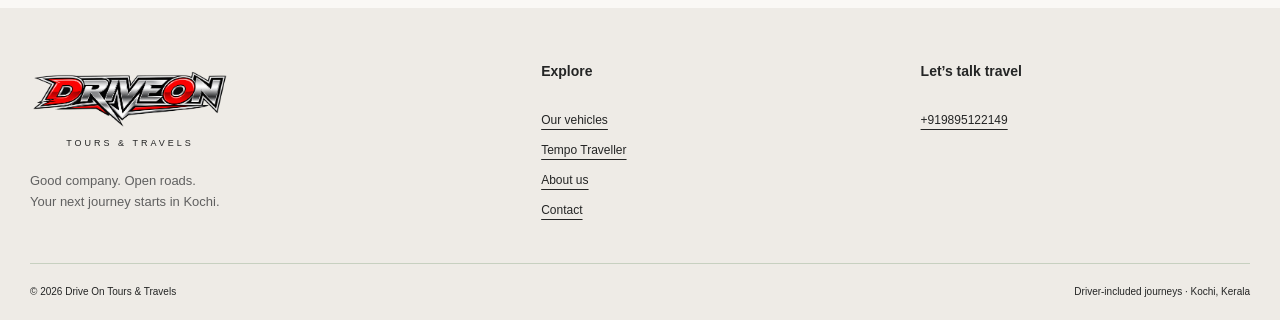
<file: vehicles.html>
<!doctype html>
<html lang="en-IN"><head><meta charset="utf-8"><meta name="viewport" content="width=device-width, initial-scale=1"><title>Vehicles with Driver in Kochi | Drive On Tours & Travels</title><meta name="description" content="Explore Toyota Innova, Innova Crysta and Tempo Traveller options for a driver-included trip from Kochi. Confirm seats, luggage space and availability for your dates."><meta name="theme-color" content="#242525"><meta property="og:type" content="website"><meta property="og:title" content="Vehicles with Driver in Kochi | Drive On Tours & Travels"><meta property="og:description" content="Explore Toyota Innova, Innova Crysta and Tempo Traveller options for a driver-included trip from Kochi. Confirm seats, luggage space and availability for your dates."><link rel="canonical" href="https://driveonkerala.com/vehicles.html"><meta property="og:url" content="https://driveonkerala.com/vehicles.html"><link rel="stylesheet" href="assets/css/styles.css?v=20261004-cleanup"><script src="assets/js/main.js?v=trip-quotes" defer></script></head><body><a class="skip-link" href="#main">Skip to content</a><header class="site-header"><div class="container header-inner"><a class="brand" href="index.html" aria-label="Drive On Tours and Travels home"><img class="brand-logo" src="assets/images/logo/driveonlogo.png" width="2172" height="724" alt="Drive On"><span class="brand-sub">TOURS &amp; TRAVELS</span></a><button class="menu-toggle" type="button" aria-expanded="false" aria-controls="navigation" hidden>Menu <span aria-hidden="true">☰</span></button><nav id="navigation" aria-label="Main navigation"><a href="index.html">Home</a><a href="vehicles.html" aria-current="page">Our vehicles</a><a href="tempo-traveller-kochi.html">Tempo Traveller</a><a href="about.html">About us</a><a href="contact.html">Contact</a></nav><a href="tel:+919895122149" class="button header-cta header-call" data-event="phone_click" data-phone>Call us <span aria-hidden="true"><svg width="1em" height="1em" viewBox="0 0 16 16" fill="none" stroke="currentColor" stroke-width="1.5" stroke-linecap="round" stroke-linejoin="round" focusable="false" style="vertical-align:-.12em"><path d="M3 8h10m-4-4 4 4-4 4"></path></svg></span></a></div></header><main id="main"><section class="page-intro container"><p class="eyebrow">Your group. Your route.</p><h1>Find the right ride.</h1><p>Start with your group size, then consider luggage, journey length and comfort. All enquiries here are for a vehicle with a driver.</p></section><section class="container section compact"><div class="vehicle-grid"><article class="vehicle-card"><figure class="catalog-photo catalog-crysta"><img src="assets/images/fleet/crysta-catalog.webp" width="1600" height="600" alt="White Toyota Innova Crysta in a front three-quarter view" loading="lazy" decoding="async"></figure><div class="card-body"><p class="eyebrow">FAMILY &amp; FRIENDS</p><h3>Toyota Innova</h3><p class="fleet-spec">Small-group journeys</p><p>The original Innova MPV for family and small-group trips. Discuss passengers, luggage and your route.</p><a class="text-link" href="contact.html#quote" data-event="vehicle_quote_click" data-vehicle="Toyota Innova">Enquire about this vehicle <span aria-hidden="true"><svg width="1em" height="1em" viewBox="0 0 16 16" fill="none" stroke="currentColor" stroke-width="1.5" stroke-linecap="round" stroke-linejoin="round" focusable="false" style="vertical-align:-.12em"><path d="M3 8h10m-4-4 4 4-4 4"></path></svg></span></a></div></article><article class="vehicle-card"><figure class="catalog-photo catalog-crysta"><img src="assets/images/fleet/crysta-catalog.webp" width="1600" height="600" alt="White Toyota Innova Crysta" loading="lazy" decoding="async"></figure><div class="card-body"><p class="eyebrow">FAMILY &amp; FRIENDS</p><h3>Toyota Innova Crysta</h3><p class="fleet-spec">Family &amp; group travel</p><p>An Innova Crysta option for your family or group. Ask about the seating layout and luggage space.</p><a class="text-link" href="contact.html#quote" data-event="vehicle_quote_click" data-vehicle="Toyota Innova Crysta">Enquire about this vehicle <span aria-hidden="true"><svg width="1em" height="1em" viewBox="0 0 16 16" fill="none" stroke="currentColor" stroke-width="1.5" stroke-linecap="round" stroke-linejoin="round" focusable="false" style="vertical-align:-.12em"><path d="M3 8h10m-4-4 4 4-4 4"></path></svg></span></a></div></article><article class="vehicle-card"><figure class="catalog-photo catalog-traveller"><img src="assets/images/fleet/traveller-studio.webp" width="640" height="420" alt="White Force Traveller" loading="lazy" decoding="async"></figure><div class="card-body"><p class="eyebrow">GROUP JOURNEYS</p><h3>Force / Tempo Traveller</h3><p class="fleet-spec">Larger-group journeys</p><p>Traveller options for group journeys. Discuss the right layout for your group.</p><a class="text-link" href="tempo-traveller-kochi.html" data-event="vehicle_quote_click" data-vehicle="Force / Tempo Traveller">Enquire about this vehicle <span aria-hidden="true"><svg width="1em" height="1em" viewBox="0 0 16 16" fill="none" stroke="currentColor" stroke-width="1.5" stroke-linecap="round" stroke-linejoin="round" focusable="false" style="vertical-align:-.12em"><path d="M3 8h10m-4-4 4 4-4 4"></path></svg></span></a></div></article></div><div class="three-grid section"><article id="small-group" class="info-card"><h2>Smaller groups</h2><p>Share your passenger count and luggage needs to find a suitable ride.</p></article><article id="medium-group" class="info-card"><h2>Families &amp; friends</h2><p>Plan family holidays, airport pick-ups and shared journeys with an Innova Crysta.</p></article><article class="info-card"><h2>Larger groups</h2><p>Explore a <a href="tempo-traveller-kochi.html">Tempo Traveller from Kochi</a>. Share your group size, route and dates to check availability.</p></article></div></section><section class="final-cta container"><div><p class="eyebrow">The next stop? Your next memory.</p><h2>Bring your people.<br>Let’s plan the journey.</h2></div><a class="button" href="contact.html#quote" data-whatsapp data-event="whatsapp_click">Plan a trip with us <span aria-hidden="true"><svg width="1em" height="1em" viewBox="0 0 16 16" fill="none" stroke="currentColor" stroke-width="1.5" stroke-linecap="round" stroke-linejoin="round" focusable="false" style="vertical-align:-.12em"><path d="M3 8h10m-4-4 4 4-4 4"></path></svg></span></a></section></main><footer class="site-footer"><div class="container footer-grid"><div><a href="index.html" class="brand footer-brand"><img class="brand-logo" src="assets/images/logo/driveonlogo.png" width="2172" height="724" alt="Drive On"><span class="brand-sub">TOURS &amp; TRAVELS</span></a><p>Good company. Open roads.<br>Your next journey starts in Kochi.</p></div><div><h2>Explore</h2><a href="vehicles.html">Our vehicles</a><a href="tempo-traveller-kochi.html">Tempo Traveller</a><a href="about.html">About us</a><a href="contact.html">Contact</a></div><div><h2>Let’s talk travel</h2><a href="tel:+919895122149" data-phone data-event="phone_click"><span data-business="phone">+919895122149</span></a></div></div><div class="container footer-bottom"><span>© 2026 Drive On Tours &amp; Travels</span><span>Driver-included journeys · Kochi, Kerala</span></div></footer></body></html>
</file>
<file: assets/css/styles.css>
/* System fonts and no external requests keep the first render light. */
:root{--ink:#242525;--muted:#606060;--paper:#faf8f5;--white:#fffefb;--line:#dedbd7;--orange:#f0c3b6;--soft:#f0eae4;--radius:8px}*{box-sizing:border-box}html{scroll-behavior:smooth;scroll-padding-top:110px}body{margin:0;background:var(--paper);color:var(--ink);font-family:Arial,Helvetica,sans-serif;line-height:1.65}a{color:inherit;text-underline-offset:5px}button,input,textarea{font:inherit}a,button,input,textarea,summary{-webkit-tap-highlight-color:transparent}a:focus-visible,button:focus-visible,input:focus-visible,textarea:focus-visible,summary:focus-visible{outline:3px solid #b31c20;outline-offset:5px}.container{width:min(1220px,calc(100% - 48px));margin-inline:auto}.skip-link{position:fixed;top:-100px;left:16px;padding:12px;background:var(--ink);color:white;z-index:20}.skip-link:focus{top:12px}.site-header{position:sticky;top:0;background:rgba(250,248,245,.98);z-index:10;border-bottom:1px solid var(--line)}.header-inner{min-height:100px;display:flex;align-items:center;justify-content:space-between;gap:28px}.brand{display:inline-flex;flex-direction:column;text-decoration:none;line-height:1}.brand-name{font-size:29px;font-weight:900;letter-spacing:-1.8px}.brand-name>span:first-child{font-weight:400}.brand-arrow{color:#bb2529;margin-left:4px}.brand-sub{font-size:9px;letter-spacing:3px;margin-top:9px}.header-inner nav{display:flex;gap:25px;align-items:center;font-size:13px;font-weight:600}.header-inner nav a{text-decoration:none;padding:10px 0}.header-inner nav a[aria-current]{border-bottom:2px solid var(--ink)}.button{display:inline-flex;align-items:center;justify-content:center;gap:24px;background:var(--ink);color:white;min-height:50px;padding:13px 23px;border:1px solid var(--ink);border-radius:4px;text-decoration:none;font-size:14px;font-weight:600;cursor:pointer;line-height:1.5}.button:hover{background:#444444}.button:disabled{cursor:not-allowed;background:#dce2d9;color:#3c5245;border-color:#bdc8bc}.header-cta{min-height:43px;padding:10px 17px;font-size:12px}.menu-toggle{display:none;background:transparent;border:1px solid var(--line);padding:10px;border-radius:4px;color:var(--ink)}.hero{display:grid;grid-template-columns:1fr 1fr;gap:64px;padding-block:74px 70px;align-items:center}.eyebrow{font-size:10px;font-weight:700;letter-spacing:2px;text-transform:uppercase;margin:0 0 18px}.status-dot{display:inline-block;width:7px;height:7px;background:#bb2529;border-radius:50%;margin-right:7px}h1,h2,h3,p{margin-top:0}h1{font-size:clamp(46px,5.1vw,72px);line-height:1.04;letter-spacing:-3px;font-weight:500;margin-bottom:25px}h1 em,h2 em{font-family:Georgia,serif;font-weight:400;color:#bb2529}h2{font-size:clamp(30px,3vw,42px);line-height:1.17;font-weight:500;letter-spacing:-1.5px;margin-bottom:22px}h3{font-size:21px;line-height:1.25;letter-spacing:-.4px;font-weight:500;margin-bottom:12px}p{font-size:15px;color:var(--muted)}.hero-description{max-width:470px;font-size:16px;line-height:1.8}.hero-actions{display:flex;align-items:center;gap:27px;margin-top:29px}.text-link{font-size:13px;text-decoration:none;border-bottom:1px solid currentColor;padding-block:5px;display:inline-block;font-weight:600}.hero-footnote{font-size:11px;margin:26px 0 0}.hero-footnote span{margin:0 10px;color:#9b5733}.hero-art{background:#e9e5e0;border-radius:120px 8px 8px 8px;padding:32px 28px 24px;min-width:0}.journey-top{display:flex;justify-content:space-between;gap:16px;padding:17px 0 25px 35px;font-size:8px;font-weight:bold;letter-spacing:1.3px}.photo-placeholder{min-height:235px;background:repeating-linear-gradient(135deg,transparent,transparent 18px,rgba(25,60,52,.03) 18px,rgba(25,60,52,.03) 19px),#eae7e2;display:flex;flex-direction:column;align-items:center;justify-content:center;padding:30px;text-align:center;border:1px dashed #a8b4a5;color:#555555;gap:8px}.photo-placeholder>span:not(.photo-symbol){font-size:14px;font-weight:600}.photo-placeholder small{font-size:11px}.photo-symbol{font-family:Georgia,serif;font-size:52px;line-height:1;margin-bottom:12px;font-weight:400;color:#77716c}.hero-photo{min-height:285px;border-radius:80px 4px 4px 4px}.journey-bottom{display:flex;align-items:center;gap:15px;margin-top:25px}.journey-bottom small{display:block;font-size:8px;letter-spacing:1.5px;margin-bottom:4px}.journey-bottom strong{font-weight:500;font-size:17px}.journey-bottom>span:last-child{margin-left:auto;font-size:30px}.route-dot{height:12px;width:12px;outline:1px solid var(--ink);outline-offset:5px;border-radius:50%;background:var(--ink);margin:7px}.trip-strip{border-block:1px solid var(--line);background:#f0ece7}.trip-strip .container{display:flex;justify-content:space-between;gap:24px;padding-block:19px;font-size:12px}.trip-strip span:first-child{font-family:Georgia,serif;font-style:italic;font-size:16px}.quote-wrap{padding-top:60px}.quote-panel{padding:36px;background:var(--white);border:1px solid var(--line);border-radius:var(--radius);display:grid;grid-template-columns:.8fr 1.3fr;gap:50px;box-shadow:0 12px 35px #24252505}.quote-panel h2{font-size:32px}.form-grid{display:grid;grid-template-columns:1fr 1fr;gap:16px}label{display:flex;flex-direction:column;font-size:12px;font-weight:600;gap:6px}.wide-label{margin-top:16px}.wide-label span{font-weight:400;display:contents}input,textarea{width:100%;min-width:0;background:var(--paper);border:1px solid #b7c2b5;border-radius:3px;padding:10px 12px;color:var(--ink);font-size:14px;min-height:45px}textarea{resize:vertical}form .button{margin-top:18px;width:100%}.form-note,.small-note,.todo{font-size:11px;line-height:1.7;margin-top:16px}.form-note{margin-bottom:5px}.setup-note{font-size:11px;padding:9px 12px;background:#f5e9d9;border-radius:3px;margin-bottom:0;color:#70451e}.section{padding-block:80px}.section-heading{display:flex;justify-content:space-between;align-items:end;gap:40px;margin-bottom:34px}.section-heading h2{margin-bottom:0}.section-heading>p{max-width:355px;font-size:13px;margin:0}.group-grid,.vehicle-grid,.three-grid{display:grid;grid-template-columns:repeat(3,1fr);gap:22px}.group-card{display:block;border:1px solid var(--line);padding:28px;text-decoration:none;background:var(--white);border-radius:var(--radius)}.card-number{font-size:9px;letter-spacing:1.4px;display:block;margin-bottom:38px}.group-card h3{font-size:27px;max-width:230px}.group-card p{font-size:12px}.accent-card{background:var(--ink);color:white;border-color:var(--ink)}.accent-card p{color:#d4decf}.section-tinted{background:#f0ece7}.vehicle-card{background:var(--white);border:1px solid var(--line);border-radius:var(--radius);overflow:hidden}.vehicle-card .photo-placeholder{min-height:200px;border-width:0 0 1px}.card-body{padding:25px}.card-body p{font-size:13px}.card-body .eyebrow{font-size:9px}.card-body .todo{font-size:10px}.feature{display:grid;grid-template-columns:1fr 1fr;gap:68px;align-items:center}.feature-visual .photo-placeholder{min-height:365px;border-radius:6px 90px 6px 6px}.check-list{list-style:none;padding:0;margin:24px 0}.check-list li{padding:11px 0 11px 27px;font-size:14px;position:relative;border-bottom:1px solid var(--line)}.check-list li:before{content:'✓';position:absolute;left:0}.use-grid{display:grid;grid-template-columns:repeat(5,1fr);gap:25px}.use-grid article{border-top:1px solid #aab8a5;padding-top:24px}.use-icon{font-family:Georgia,serif;font-size:27px;color:#bb2529;display:block;margin-bottom:22px}.use-grid h3{font-size:19px}.use-grid p{font-size:12px}.use-grid a{font-size:11px}.routes-section{background:var(--ink);color:var(--paper)}.routes-section p{color:#c2d0c4}.route-list>a{display:grid;grid-template-columns:45px 1fr 220px 20px;align-items:center;gap:20px;border-top:1px solid #526b5f;padding:24px 0;text-decoration:none}.route-list>a:last-child{border-bottom:1px solid #526b5f}.route-index{font-size:10px;color:#c2d0c4}.route-list h3{margin:0;font-size:26px}.route-list h3 span{color:#aabdad}.route-list h3 span:nth-child(2){margin:0 20px;font-size:18px}.route-list p{font-size:12px;margin:0}.info-card{border:1px solid var(--line);border-radius:var(--radius);padding:28px}.info-card p:last-child{margin-bottom:0}.info-card h2{font-size:27px}.booking{border-top:1px solid var(--line);display:grid;grid-template-columns:1fr 1.4fr;gap:70px}.steps{list-style:none;counter-reset:steps;padding:0;margin:0}.steps li{counter-increment:steps;position:relative;padding:0 0 25px 65px}.steps li:before{content:'0' counter(steps);position:absolute;left:0;top:0;border:1px solid #adbaa8;border-radius:50%;width:36px;height:36px;display:grid;place-items:center;font-size:11px}.steps h3{margin-bottom:8px}.steps p{font-size:13px}.final-cta{background:var(--orange);border-radius:var(--radius);padding:45px 50px;display:flex;align-items:center;justify-content:space-between;gap:30px;margin-bottom:80px}.final-cta h2{margin:0}.site-footer{background:#eeebe6;padding-top:55px}.footer-grid{display:grid;grid-template-columns:1.4fr 1fr 1fr;gap:50px}.footer-grid>div{display:flex;flex-direction:column;align-items:start;gap:10px}.footer-grid h2{font-size:14px;letter-spacing:0;font-weight:600}.footer-grid a:not(.brand),.footer-grid span[data-business]{font-size:12px}.footer-grid p{font-size:13px;margin:12px 0 0}.footer-grid small{font-size:10px;color:var(--muted)}.footer-bottom{border-top:1px solid #c7d0c0;display:flex;justify-content:space-between;gap:20px;margin-top:42px;padding-block:20px;font-size:10px}.page-intro{padding-block:70px 50px}.page-intro h1{font-size:clamp(42px,5vw,65px)}.page-intro>p:last-child{max-width:660px;font-size:17px}.compact{padding-top:10px}.two-grid{display:grid;grid-template-columns:1fr 1fr;gap:70px}.faq{max-width:900px}.faq details{border-bottom:1px solid var(--line);padding-block:20px}.faq summary{cursor:pointer;font-size:17px;font-weight:600;padding:5px}.faq details p{padding-top:16px;margin-bottom:0}.contact-list dt{font-size:11px;text-transform:uppercase;letter-spacing:1px;margin-top:20px}.contact-list dd{margin:5px 0;font-size:15px}[hidden]{display:none!important}
@media(min-width:901px){.header-inner nav[hidden]{display:flex!important}}
@media(max-width:1050px){.header-inner{gap:18px}.header-inner nav{gap:15px}.header-cta{display:none}.hero{gap:30px}.use-grid{gap:17px}.container{width:calc(100% - 40px)}}
@media(max-width:900px){.header-inner{flex-wrap:wrap;padding-block:18px;min-height:85px}.menu-toggle:not([hidden]){display:block}.header-inner nav{width:100%;flex-wrap:wrap;gap:12px 22px;order:3}.hero{padding-block:48px;gap:30px}.hero-art{padding:25px 20px}.journey-top{padding-left:20px;flex-direction:column;gap:3px}.hero-photo{min-height:270px}.hero-actions{flex-wrap:wrap;gap:18px}.hero-footnote{font-size:10px}.quote-panel{gap:24px;grid-template-columns:1fr;padding:28px}.quote-panel>div p{margin-bottom:0}.use-grid{grid-template-columns:repeat(3,1fr)}.group-grid,.vehicle-grid{gap:14px}.group-card,.card-body{padding:20px}.group-card h3{font-size:23px}.feature{gap:32px}.feature-visual .photo-placeholder{min-height:340px}.trip-strip .container{flex-wrap:wrap;gap:8px 25px}.section{padding-block:58px}.two-grid{gap:35px}}
@media(max-width:640px){.container{width:calc(100% - 36px)}.brand-name{font-size:25px}.brand-sub{font-size:8px}.hero{grid-template-columns:1fr;padding-top:37px;gap:35px}h1{font-size:52px;letter-spacing:-2.7px}.hero-description{font-size:15px}.hero-art{border-radius:75px 6px 6px 6px}.journey-top{flex-direction:row;padding:7px 0 15px 28px;font-size:7px}.hero-photo{min-height:215px;border-radius:50px 4px 4px 4px}.journey-bottom strong{font-size:15px}.trip-strip .container{font-size:10px;justify-content:start}.trip-strip span:first-child{width:100%;font-size:15px}.quote-wrap{padding-top:35px}.quote-panel{padding:23px 19px}.quote-panel h2{font-size:29px}.form-grid{gap:13px;grid-template-columns:1fr}input,textarea{font-size:16px}.section-heading{display:block;margin-bottom:26px}.section-heading>p,.section-heading>.text-link{margin-top:18px}.group-grid,.vehicle-grid,.three-grid,.feature,.two-grid,.booking{grid-template-columns:1fr}.group-card{padding:25px}.card-number{margin-bottom:23px}.group-card h3{max-width:none;font-size:26px}.group-card p{margin-bottom:8px}.vehicle-card .photo-placeholder{min-height:200px}.card-body{padding:25px}.feature{gap:30px}.feature-visual .photo-placeholder{min-height:240px}.use-grid{grid-template-columns:1fr 1fr;gap:28px 20px}.use-grid h3{font-size:19px}.route-list>a{grid-template-columns:25px 1fr 15px;gap:10px;padding-block:20px}.route-list h3{font-size:21px}.route-list h3 span:nth-child(2){margin:0 8px;font-size:15px}.route-list p{grid-column:2;grid-row:2}.route-list>a>span:last-child{grid-column:3;grid-row:1}.booking{gap:25px}.final-cta{flex-direction:column;align-items:start;padding:32px 25px;margin-bottom:48px}.final-cta h2{font-size:32px}.footer-grid{grid-template-columns:1fr 1fr;gap:30px 20px}.footer-grid>div:first-child{grid-column:1/-1}.footer-grid span{overflow-wrap:anywhere}.footer-bottom{flex-direction:column;gap:5px}.page-intro{padding-block:40px 25px}.page-intro h1{font-size:44px}.page-intro>p:last-child{font-size:15px}.compact{padding-top:10px}.contact-list dd{overflow-wrap:anywhere}}
@media(prefers-reduced-motion:reduce){html{scroll-behavior:auto}}

.brand-logo{display:block;width:175px;height:auto;aspect-ratio:3/1;object-fit:contain}.brand-sub{align-self:center;letter-spacing:3px}.footer-brand .brand-logo{width:200px}@media(max-width:640px){.brand-logo{width:150px}}

/* Actual fleet material and explicitly labelled licensed model references. */
.fleet-photo{margin:0;background:#eae7e2;overflow:hidden}.fleet-photo img{display:block;width:100%;height:auto}.fleet-photo figcaption{padding:12px 15px;font-size:10px;line-height:1.6;background:#f0ece7;color:#525252}.fleet-photo figcaption strong,.fleet-photo figcaption span{display:block}.fleet-photo figcaption strong{color:#242525;font-weight:600}.vehicle-card .fleet-photo img{aspect-ratio:1.433;object-fit:contain;background:#eae7e2}.hero-fleet-photo{border-radius:70px 4px 4px 4px}.hero-art{padding:25px 20px 20px}.hero-fleet-photo img{aspect-ratio:1.433;object-fit:contain}.feature-visual .actual-lineup{border-radius:5px}.feature-visual .actual-lineup img{padding-block:45px;background:#dedbd7}.fleet-spec{display:inline-block;font-size:11px!important;padding:6px 9px;background:#f6e4dc;color:#77352a;border-radius:3px}.actual-gallery{display:grid;grid-template-columns:1fr 1fr;gap:30px;align-items:start}.actual-gallery .info-card{margin-top:25px}.actual-collage img{width:100%;height:auto}.image-credits{border-top:1px solid var(--line)}.image-credits li{font-size:12px;margin-bottom:12px;overflow-wrap:anywhere}.image-credits>p{max-width:750px}@media(max-width:640px){.actual-gallery{grid-template-columns:1fr}.hero-fleet-photo{border-radius:40px 4px 4px 4px}.fleet-photo figcaption{font-size:11px}.feature-visual .actual-lineup img{padding-block:25px}}

.catalog-photo{margin:0;overflow:hidden;background:#fff;border-radius:5px}.catalog-photo img{display:block;width:100%;height:auto;object-fit:contain}.catalog-photo figcaption{padding:10px 15px;font-size:10px;line-height:1.5;color:#606060;background:#f3f0eb}.vehicle-card .catalog-photo img{height:230px;padding:12px}.vehicle-card .catalog-crysta img{width:150%;max-width:none;margin-left:-25%;padding:0}.catalog-hero img{aspect-ratio:1.3;object-fit:cover;object-position:80% center}.hero-art .catalog-hero{border-radius:70px 4px 4px 4px}.feature-visual .catalog-traveller img{height:350px;padding:25px}.feature .catalog-hero img{aspect-ratio:1.4}@media(max-width:640px){.catalog-hero img{aspect-ratio:1.2}.hero-art .catalog-hero{border-radius:40px 4px 4px 4px}.vehicle-card .catalog-photo img{height:230px}.feature-visual .catalog-traveller img{height:260px}}

/* Minimal editorial hero: one landscape photo, without decorative framing. */
.hero{grid-template-columns:.9fr 1.1fr;gap:48px;align-items:center}.hero-media{margin:0;min-width:0;align-self:center}.hero-media img{display:block;width:100%;height:auto;aspect-ratio:1.6;object-fit:cover;object-position:right center;border-radius:8px}.hero-media figcaption{margin-top:10px;font-size:10px;line-height:1.5;color:var(--muted)}@media(max-width:900px){.hero{gap:28px}.hero-media img{aspect-ratio:1.35}}@media(max-width:640px){.hero{grid-template-columns:1fr;gap:30px}.hero-media img{aspect-ratio:1.6;border-radius:6px}.hero-media figcaption{font-size:10px}}

/* Supplied Drive On hero with useful, restrained trip-planning overlays. */
.hero-showcase{position:relative;min-width:0;padding-bottom:28px}.hero-showcase .hero-media{overflow:hidden;border-radius:12px;background:#e7e9e2}.hero-showcase .hero-media img{width:100%;height:auto;aspect-ratio:2;object-fit:contain;border-radius:0}.hero-service-badge{position:absolute;left:16px;top:16px;display:inline-flex;align-items:center;gap:8px;background:#fffefbf2;color:#242525;border:1px solid #ffffff99;border-radius:30px;padding:8px 12px;font-size:11px;font-weight:600;box-shadow:0 3px 12px #00000010}.hero-trip-card{position:relative;margin:-10px 18px 0;display:flex;align-items:center;gap:12px;padding:17px 18px;text-decoration:none;border:1px solid #e4dfd8;border-radius:9px;background:#fffefb;box-shadow:0 12px 30px #24252510;transition:transform .18s ease,box-shadow .18s ease}.hero-trip-card:hover{transform:translateY(-3px);box-shadow:0 15px 32px #24252518}.hero-trip-icon{display:grid;place-items:center;flex:none;width:42px;height:42px;border-radius:50%;background:#f8ebe7;color:#bb2529}.hero-trip-card small{display:block;font-size:8px;letter-spacing:1.3px;color:#65615b;margin-bottom:4px}.hero-trip-card strong{display:block;font-size:16px;line-height:1.35;font-weight:600;letter-spacing:-.3px}.hero-trip-arrow{margin-left:auto;font-size:24px;color:#bb2529}@media(max-width:900px){.hero-service-badge{top:10px;left:10px;padding:6px 9px;font-size:10px}.hero-trip-card{margin:-6px 10px 0;padding:12px;gap:9px}.hero-trip-card strong{font-size:14px}.hero-trip-card small{font-size:7px;letter-spacing:.7px}.hero-trip-icon{width:34px;height:34px}}@media(max-width:640px){.hero-showcase{padding-bottom:5px}.hero-trip-card{margin:-6px 12px 0;padding:14px}.hero-trip-card small{font-size:8px}.hero-trip-card strong{font-size:15px}.hero-showcase .hero-media img{aspect-ratio:2}.hero-service-badge{font-size:10px}}@media(prefers-reduced-motion:reduce){.hero-trip-card{transition:none}}

/* Panoramic hero: open sky for type, uninterrupted fleet photograph. */
.panorama-hero{width:min(1480px,calc(100% - 48px));margin:26px auto 0;color:#18282a}.panorama-scene{position:relative;isolation:isolate;overflow:hidden;border-radius:8px 8px 0 0}.panorama-image{display:block;width:100%;height:auto;aspect-ratio:2;object-fit:contain}.panorama-scene:after{content:"";position:absolute;inset:0;z-index:1;pointer-events:none;background:radial-gradient(ellipse at 0% 0%,rgba(239,248,252,.65) 0%,rgba(239,248,252,.42) 23%,rgba(239,248,252,.16) 43%,rgba(239,248,252,0) 68%);height:100%}.panorama-copy{position:absolute;z-index:2;left:5%;top:7%;max-width:650px}.panorama-eyebrow{display:flex;align-items:center;gap:9px;font-size:10px;letter-spacing:1.6px;font-weight:700;margin:0 0 18px;color:#23373a}.panorama-eyebrow>span{height:6px;width:6px;border-radius:50%;background:#b5282c}.panorama-copy h1{font-family:Arial,Helvetica,sans-serif;font-size:clamp(44px,5.5vw,80px);font-weight:600;line-height:1.03;letter-spacing:-3.5px;margin:0 0 24px;color:#132629}.panorama-actions{display:flex;align-items:center;gap:26px}.panorama-actions .button{background:#a82027;border-color:#a82027;border-radius:3px;min-height:48px;padding:12px 22px;gap:32px;font-size:13px}.panorama-actions .button:hover{background:#881920;border-color:#881920}.panorama-fleet-link{display:inline-flex;align-items:center;gap:17px;font-size:12px;font-weight:600;text-decoration:none;min-height:44px;color:#152b2e}.panorama-fleet-link:hover{text-decoration:underline}.panorama-service-bar{display:grid;grid-template-columns:1.2fr 1fr 1fr 1fr;background:#fffefb;border:1px solid #e0ded8;border-top:0;border-radius:0 0 8px 8px;padding:28px 4%;gap:25px;align-items:center}.panorama-statement{font-size:18px;line-height:1.45;letter-spacing:-.5px}.panorama-statement strong{font-weight:600}.panorama-service{display:flex;gap:13px;align-items:center;border-left:1px solid #e1dfd8;padding-left:25px}.panorama-service-index{font-size:10px;color:#a82027;align-self:start;padding-top:2px}.panorama-service strong{display:block;font-weight:600;font-size:13px;line-height:1.5;color:#242525}.panorama-service div>span,.panorama-enquiry>span>span{display:block;font-size:11px;color:#626661;line-height:1.5;margin-top:4px}.panorama-enquiry{text-decoration:none;justify-content:space-between}.panorama-enquiry>span:last-child{font-size:27px;color:#a82027}.panorama-enquiry:hover strong{text-decoration:underline}@media(max-width:1100px){.panorama-copy{top:7%;left:4%}.panorama-copy h1{font-size:clamp(40px,5.5vw,61px);letter-spacing:-2.5px;margin-bottom:18px}.panorama-eyebrow{font-size:8px;letter-spacing:1.2px;margin-bottom:12px}.panorama-service-bar{gap:15px;padding:23px 3%}.panorama-service{padding-left:15px;gap:8px}.panorama-statement{font-size:16px}.panorama-service strong{font-size:12px}.panorama-service div>span,.panorama-enquiry>span>span{font-size:10px}.panorama-actions .button{min-height:43px;padding:10px 17px;font-size:12px}.panorama-fleet-link{font-size:11px;gap:10px}.panorama-actions{gap:20px}}@media(max-width:700px){.panorama-hero{width:100%;margin-top:0}.panorama-scene{display:flex;flex-direction:column;border-radius:0;overflow:visible}.panorama-scene:after{display:none}.panorama-copy{position:static;order:-1;padding:34px 22px 28px;max-width:none;background:#edf3f3}.panorama-copy h1{font-size:clamp(44px,10.8vw,65px);letter-spacing:-2.3px;margin-bottom:24px}.panorama-eyebrow{font-size:8px;letter-spacing:1px;margin-bottom:17px}.panorama-image{width:100%;height:auto;aspect-ratio:2;object-fit:contain}.panorama-actions .button{min-height:48px;padding:12px 20px;font-size:13px;gap:23px}.panorama-fleet-link{font-size:12px}.panorama-actions{gap:22px}.panorama-service-bar{grid-template-columns:1fr 1fr;border-radius:0;padding:22px;gap:22px 16px}.panorama-statement{font-size:17px}.panorama-service{padding-left:0;border-left:0}.panorama-service-index{display:none}.panorama-service strong{font-size:12px}.panorama-service div>span,.panorama-enquiry>span>span{font-size:11px}.panorama-enquiry{padding-top:14px;border-top:1px solid #e1dfd8}.panorama-service:nth-child(3){padding-top:14px;border-top:1px solid #e1dfd8}.panorama-enquiry>span:last-child{font-size:24px}}@media(max-width:360px){.panorama-copy{padding-inline:18px}.panorama-actions{gap:14px}.panorama-fleet-link{font-size:11px;gap:6px}}

/* Keep the secondary hero action readable over the photograph. */
.panorama-fleet-link{background:#fffefb;color:#18282a;border:1px solid #fffefb;border-radius:3px;padding:12px 18px;min-height:48px;line-height:1.5;box-shadow:0 2px 8px #152b2e14}.panorama-fleet-link:hover{background:#edf3f3;border-color:#edf3f3;text-decoration:none}.panorama-fleet-link:focus-visible{outline:3px solid #18282a;outline-offset:4px}@media(min-width:701px) and (max-width:1100px){.panorama-fleet-link{min-height:43px;padding:10px 15px}}@media(max-width:360px){.panorama-fleet-link{padding-inline:12px}}

/* Wide panorama with viewport-aware height and bottom-aligned fleet framing. */
@media (min-width:701px){
  .panorama-hero{width:calc(100% - 48px);margin-top:18px;container-type:inline-size}
  .panorama-scene{height:min(50cqw,clamp(420px,calc(100svh - 220px),820px))}
  .panorama-image{height:100%;aspect-ratio:auto;object-fit:cover;object-position:center bottom}
  .panorama-copy{left:4%;top:6%;max-width:90%}
  .panorama-copy h1{font-size:clamp(36px,min(5.1cqw,7.2svh),72px);letter-spacing:-.045em;margin-bottom:clamp(14px,1.6cqw,22px)}
  .panorama-eyebrow{margin-bottom:12px;font-size:clamp(8px,.8cqw,10px)}
  .panorama-actions{gap:14px}
  .panorama-actions .button,.panorama-fleet-link{min-height:44px;padding:10px 17px;font-size:12px}
  .panorama-service-bar{padding:19px 3%;gap:16px}
  .panorama-service{padding-left:16px;gap:8px}
  .panorama-statement{font-size:clamp(14px,1.4cqw,18px)}
  .panorama-service strong{font-size:12px}
  .panorama-service div>span,.panorama-enquiry>span>span{font-size:11px}
}
@media (max-width:700px){
  .panorama-copy{padding:clamp(20px,3svh,30px) 22px}
  .panorama-copy h1{font-size:clamp(40px,min(10.5vw,6.2svh),60px);margin-bottom:18px}
  .panorama-eyebrow{margin-bottom:12px}
  .panorama-actions{gap:12px;flex-wrap:wrap}
  .panorama-actions .button,.panorama-fleet-link{min-height:44px;padding:10px 15px;font-size:12px;gap:12px}
  .panorama-service-bar{padding:16px 22px;gap:12px 16px}
  .panorama-statement{font-size:15px}
  .panorama-enquiry,.panorama-service:nth-child(3){padding-top:10px}
}

/* WhatsApp quote actions retain their identity while contact setup is pending. */
.button[data-quote-submit],.button[data-quote-submit]:disabled{background:#107c41;border-color:#107c41;color:#fff}
.button[data-quote-submit]:hover:not(:disabled){background:#0e713c;border-color:#0e713c}
.button[data-quote-submit]:focus-visible{outline-color:#075e54}

.button[data-quote-submit]{gap:10px}.whatsapp-icon{display:block;flex:none}

/* Calling stays available in the header at every screen size. */
.header-inner .header-call{display:inline-flex;flex:none}
@media(max-width:900px){
 .header-inner{column-gap:14px}
 .header-inner .brand{margin-right:auto}
 .header-inner .header-call{order:1;min-height:44px;padding:10px 0;background:transparent;border:0;color:#242525;font-size:12px;gap:5px;white-space:nowrap}
 .header-inner .header-call:hover{text-decoration:underline}
 .header-inner .menu-toggle{order:2;min-height:44px}
 .header-call>span{display:none}
}
@media(max-width:380px){.header-inner{column-gap:10px}.header-inner .brand-logo{width:125px}.header-inner .brand-sub{font-size:8px;letter-spacing:2px}.header-inner .menu-toggle{font-size:13px;padding:9px}}

.about-copy{max-width:820px;margin-left:max(24px,calc((100% - 1220px)/2));margin-right:auto}
</file>
<file: assets/css/home.css>
/* Simple homepage sections using the Drive On red, black and neutral palette. */
.home-page{--ink:#242525;--muted:#626262;--paper:#fff;--white:#fff;--line:#e3e3e3;--orange:#f4f4f4;--soft:#f5f5f5;background:#fff}
.home-page .site-header{background:#fff;border-color:#e5e5e5}
.home-page main>.container:not(.panorama-hero),.home-page main>.section>.container{width:min(1220px,calc(100% - 64px))}
.home-page .section{padding-block:64px}
.home-page .section h2,.home-page .quote-panel h2{color:#222;font-size:clamp(30px,3vw,40px);font-weight:500;line-height:1.18;letter-spacing:-1.3px}
.home-page .section-heading{gap:32px;margin-bottom:28px}
.home-page .section-heading>p{font-size:13px;color:#666}
.home-page main .eyebrow{color:#a82027;font-size:9px;letter-spacing:1.5px;margin-bottom:14px}
.home-page .text-link{min-height:44px;display:inline-flex;align-items:center;font-size:12px;border-bottom:0;text-decoration:underline;text-decoration-color:#bdbdbd}
.home-page .text-link:hover{color:#a82027}
.home-page .quote-wrap{padding-block:48px}
.home-page .quote-panel{background:#f7f7f7;border:0;border-radius:4px;box-shadow:none;padding:36px;grid-template-columns:.8fr 1.4fr;gap:48px}
.home-page .quote-panel h2{font-size:34px;max-width:300px}
.home-page .quote-panel>div>p:not(.eyebrow){font-size:14px;max-width:300px;color:#626262}
.home-page .quote-panel input,.home-page .quote-panel textarea{background:#fff;border:1px solid #d3d3d3;border-radius:3px;font-size:13px;min-height:46px}
.home-page .quote-panel .button{font-size:13px}

.home-page .form-note,.home-page .setup-note{font-size:10px;color:#666}
.home-page .setup-note{background:transparent;border:0;padding:0}
.home-page .group-grid{gap:28px}
.home-page .group-card{padding:22px 0 0;border:0;border-top:1px solid #d5d5d5;background:transparent;border-radius:0}
.home-page .card-number{font-size:9px;color:#777;letter-spacing:1px;margin-bottom:20px}
.home-page .group-card h3{font-size:25px;font-weight:500;max-width:260px;color:#242525}
.home-page .group-card p{font-size:12px;color:#666}
.home-page .section-tinted{background:#f7f7f7}
.home-page .vehicle-grid{gap:24px}
.home-page .vehicle-card{background:#fff;border:0;border-radius:4px;box-shadow:none;display:flex;flex-direction:column}
.home-page .vehicle-card .catalog-photo{border-radius:0;background:#fff}
.home-page .vehicle-card .catalog-photo img{height:220px;background:#fff}
.home-page .card-body{padding:24px;display:flex;flex-direction:column;flex:1}
.home-page .card-body h3{font-size:23px;font-weight:500;margin-bottom:12px}
.home-page .card-body .fleet-spec{background:transparent;padding:0;margin:0 0 12px;color:#777;font-size:11px!important}
.home-page .card-body>p{font-size:13px;line-height:1.7}
.home-page .card-body .text-link{margin-top:auto;color:#a82027}
.home-page .fleet-availability{font-size:10px;color:#777;margin:20px 0 0}
.home-page .feature{gap:44px;grid-template-columns:1.2fr 1fr;align-items:center}
.home-page .journey-photo{margin:0;border-radius:6px;overflow:hidden;background:#fff;border:1px solid #ededed}
.home-page .journey-photo img{display:block;width:100%;height:auto;aspect-ratio:4/3;object-fit:contain;padding:clamp(16px,2.5vw,36px);background:#fff}
.home-page .feature-copy>p{font-size:14px}
.home-page .feature-copy .small-note{font-size:10px}
.home-page .check-list li{font-size:13px;border-color:#e5e5e5}
.home-page .check-list li:before{color:#a82027}
.home-page .feature-copy .button{background:#a82027;border-color:#a82027;font-size:12px}
.home-page .feature+section{padding-top:24px}
.home-page .use-grid{gap:26px}
.home-page .use-grid article{border-top:1px solid #d5d5d5;padding-top:20px}
.home-page .use-grid h3{font-size:19px;font-weight:500}
.home-page .use-grid p{font-size:12px;color:#666}
.home-page .use-grid a{display:inline-flex;align-items:center;min-height:44px;font-size:11px;color:#a82027}
.home-page .routes-section{background:#f7f7f7;color:#242525}
.home-page .routes-section p,.home-page .route-index,.home-page .route-list h3 span{color:#777}
.home-page .route-list>a,.home-page .route-list>a:last-child{border-color:#ddd;padding-block:20px}
.home-page .route-list h3{font-size:24px}
.home-page .route-list>a>span:last-child{color:#a82027}
.home-page .routes-section .small-note{font-size:10px}
.home-page .three-grid{gap:32px}
.home-page .info-card{border:0;border-top:1px solid #d5d5d5;border-radius:0;padding:22px 0 0}
.home-page .info-card h3{font-size:21px;font-weight:500}
.home-page .info-card p{font-size:13px;color:#666}
.home-page .booking{border-color:#e3e3e3;gap:48px}
.home-page .steps li:before{border-color:#d5d5d5;color:#a82027}
.home-page .steps h3{font-size:21px;font-weight:500}
.home-page .final-cta{background:#f5f5f5;border-radius:4px;padding:40px;margin-bottom:64px}
.home-page .final-cta h2{font-size:clamp(30px,3vw,40px);color:#242525;font-weight:500;letter-spacing:-1.3px}
.home-page .final-cta .button{background:#a82027;border-color:#a82027;font-size:13px}
.home-page .site-footer{background:#f7f7f7;border-top:1px solid #e3e3e3;padding-top:44px}
.home-page .footer-grid h2{font-size:13px;font-weight:600}
.home-page .footer-grid a:not(.brand){min-height:28px;text-decoration:none}
.home-page .footer-grid a:hover{text-decoration:underline}
.home-page .footer-grid p,.home-page .footer-grid small{color:#666}
.home-page .footer-bottom{border-color:#ddd;color:#666}
@media(max-width:900px){
 .home-page .quote-panel{grid-template-columns:1fr;gap:24px;padding:28px}
 .home-page .quote-panel h2,.home-page .quote-panel>div>p:not(.eyebrow){max-width:none}
 .home-page .quote-panel>div>p:last-child{margin-bottom:0}
 .home-page .section-heading{align-items:start;flex-direction:column;gap:16px}
 .home-page .section-heading>p{max-width:520px}
 .home-page .vehicle-grid{gap:16px}.home-page .card-body{padding:20px}
 .home-page .vehicle-card .catalog-photo img{height:180px}
 .home-page .feature{gap:30px}.home-page .use-grid{grid-template-columns:repeat(3,1fr)}
}
@media(max-width:640px){
 .home-page main>.container:not(.panorama-hero),.home-page main>.section>.container{width:calc(100% - 40px)}
 .home-page .section{padding-block:44px}.home-page .quote-wrap{padding-block:32px}
 .home-page .quote-panel{padding:24px}.home-page .quote-panel h2{font-size:30px}
 .home-page .form-grid{grid-template-columns:1fr}
 .home-page .group-grid,.home-page .vehicle-grid,.home-page .three-grid,.home-page .feature,.home-page .booking{grid-template-columns:1fr}
 .home-page .group-grid{gap:18px}.home-page .group-card h3{max-width:none;font-size:25px}
 .home-page .card-number{margin-bottom:14px}.home-page .vehicle-card .catalog-photo img{height:220px}
 .home-page .card-body{padding:24px}.home-page .use-grid{grid-template-columns:1fr 1fr;gap:24px 20px}
 .home-page .route-list h3{font-size:22px}.home-page .route-list h3 span:nth-child(2){margin:0 8px}
 .home-page .final-cta{padding:28px;margin-bottom:44px;align-items:start;flex-direction:column}
 .home-page .booking{gap:24px}
}

@media(min-width:641px) and (max-width:900px){.home-page .feature{grid-template-columns:1fr}.home-page .feature-visual{width:100%}.home-page .feature-copy{max-width:620px}}

/* One concise booking section replaces the repeated approach and process blocks. */
.home-page .booking-simple{padding-block:48px}
.home-page .booking-heading{margin-bottom:28px}
.home-page .booking-heading h2{font-size:30px;letter-spacing:-.8px;margin:0 0 8px}
.home-page .booking-heading p{font-size:14px;margin:0;color:#666}
.home-page .booking-flow{list-style:none;display:grid;grid-template-columns:repeat(3,minmax(0,1fr));gap:32px;padding:0;margin:0}
.home-page .booking-flow li{display:flex;align-items:start;gap:14px;border-top:1px solid #e3e3e3;padding-top:20px}
.home-page .booking-flow li>span{font-size:12px;font-weight:600;color:#a82027;padding-top:3px}
.home-page .booking-flow h3{font-size:19px;font-weight:500;letter-spacing:-.3px;margin:0 0 8px}
.home-page .booking-flow p{font-size:13px;line-height:1.7;color:#666;margin:0;max-width:310px}
@media(max-width:700px){.home-page .booking-simple{padding-block:36px}.home-page .booking-flow{grid-template-columns:1fr;gap:20px}.home-page .booking-heading{margin-bottom:22px}.home-page .booking-flow p{max-width:none}}
</file>
